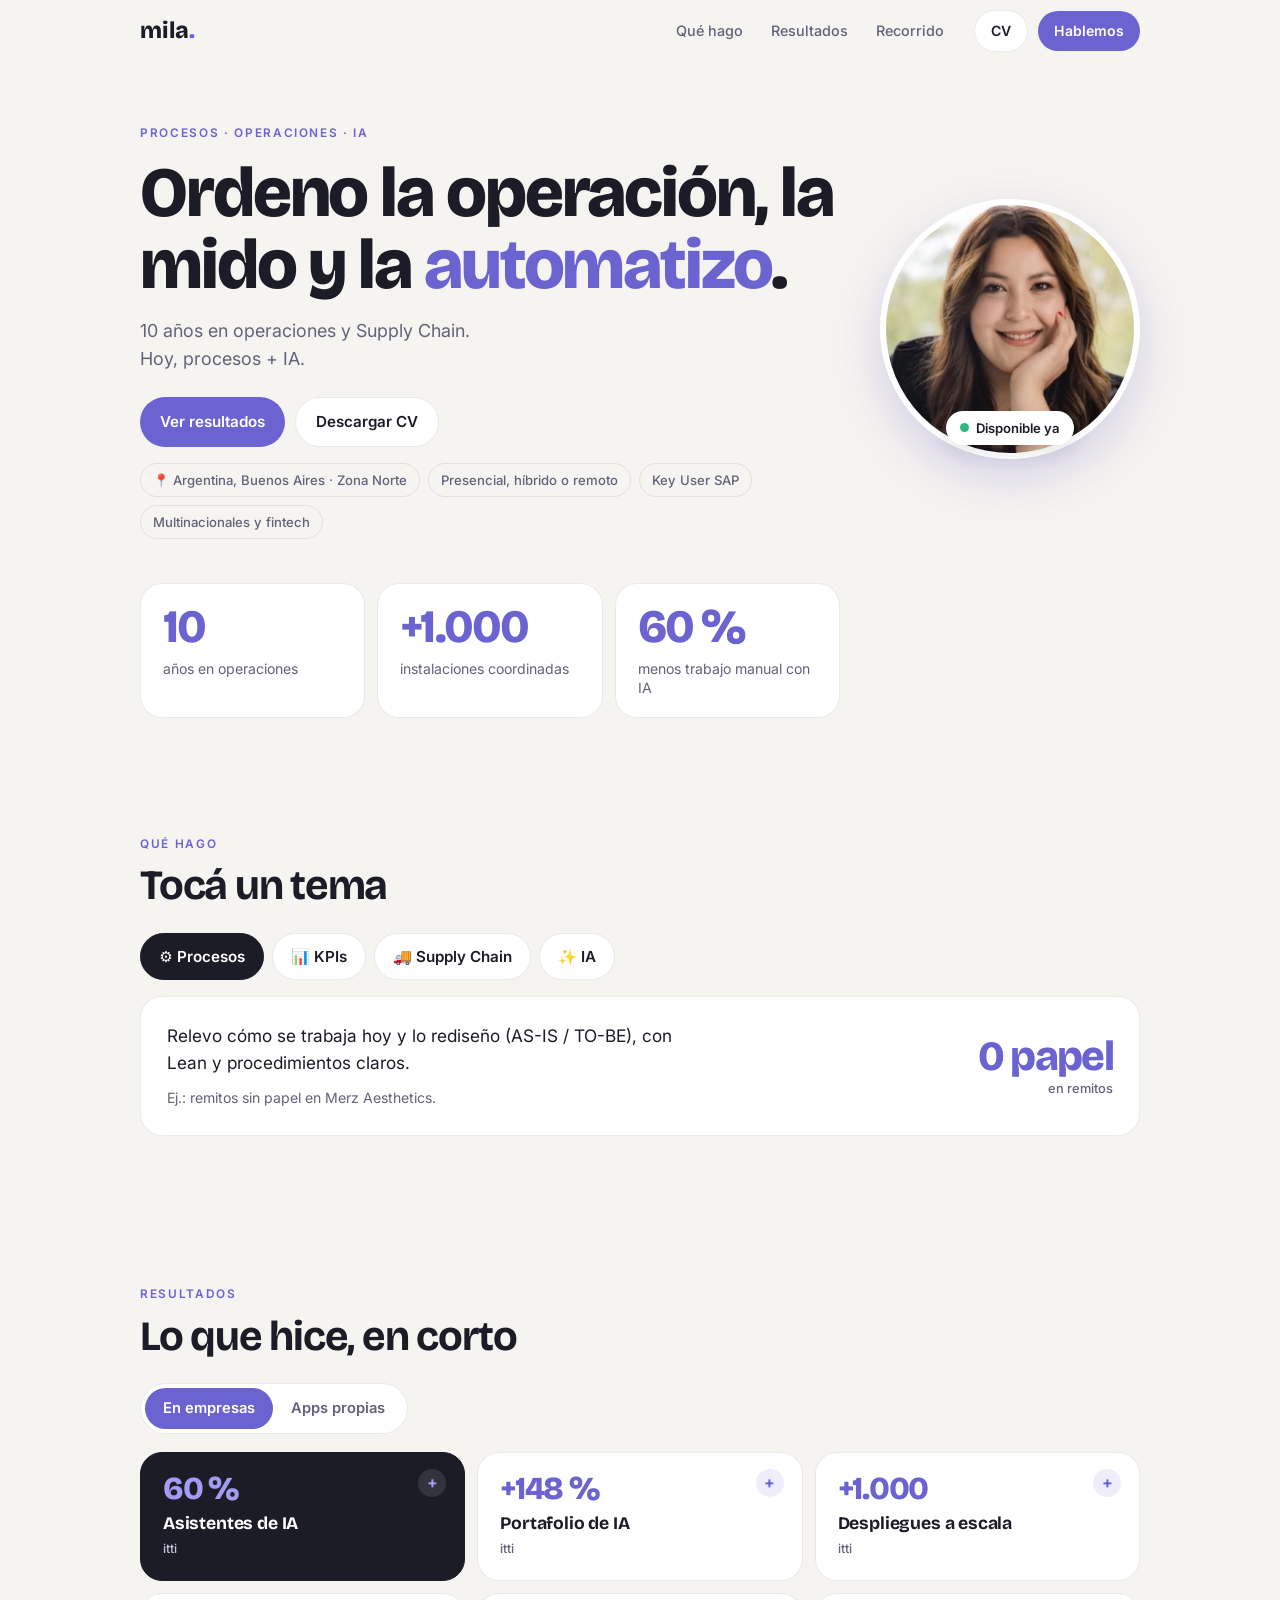
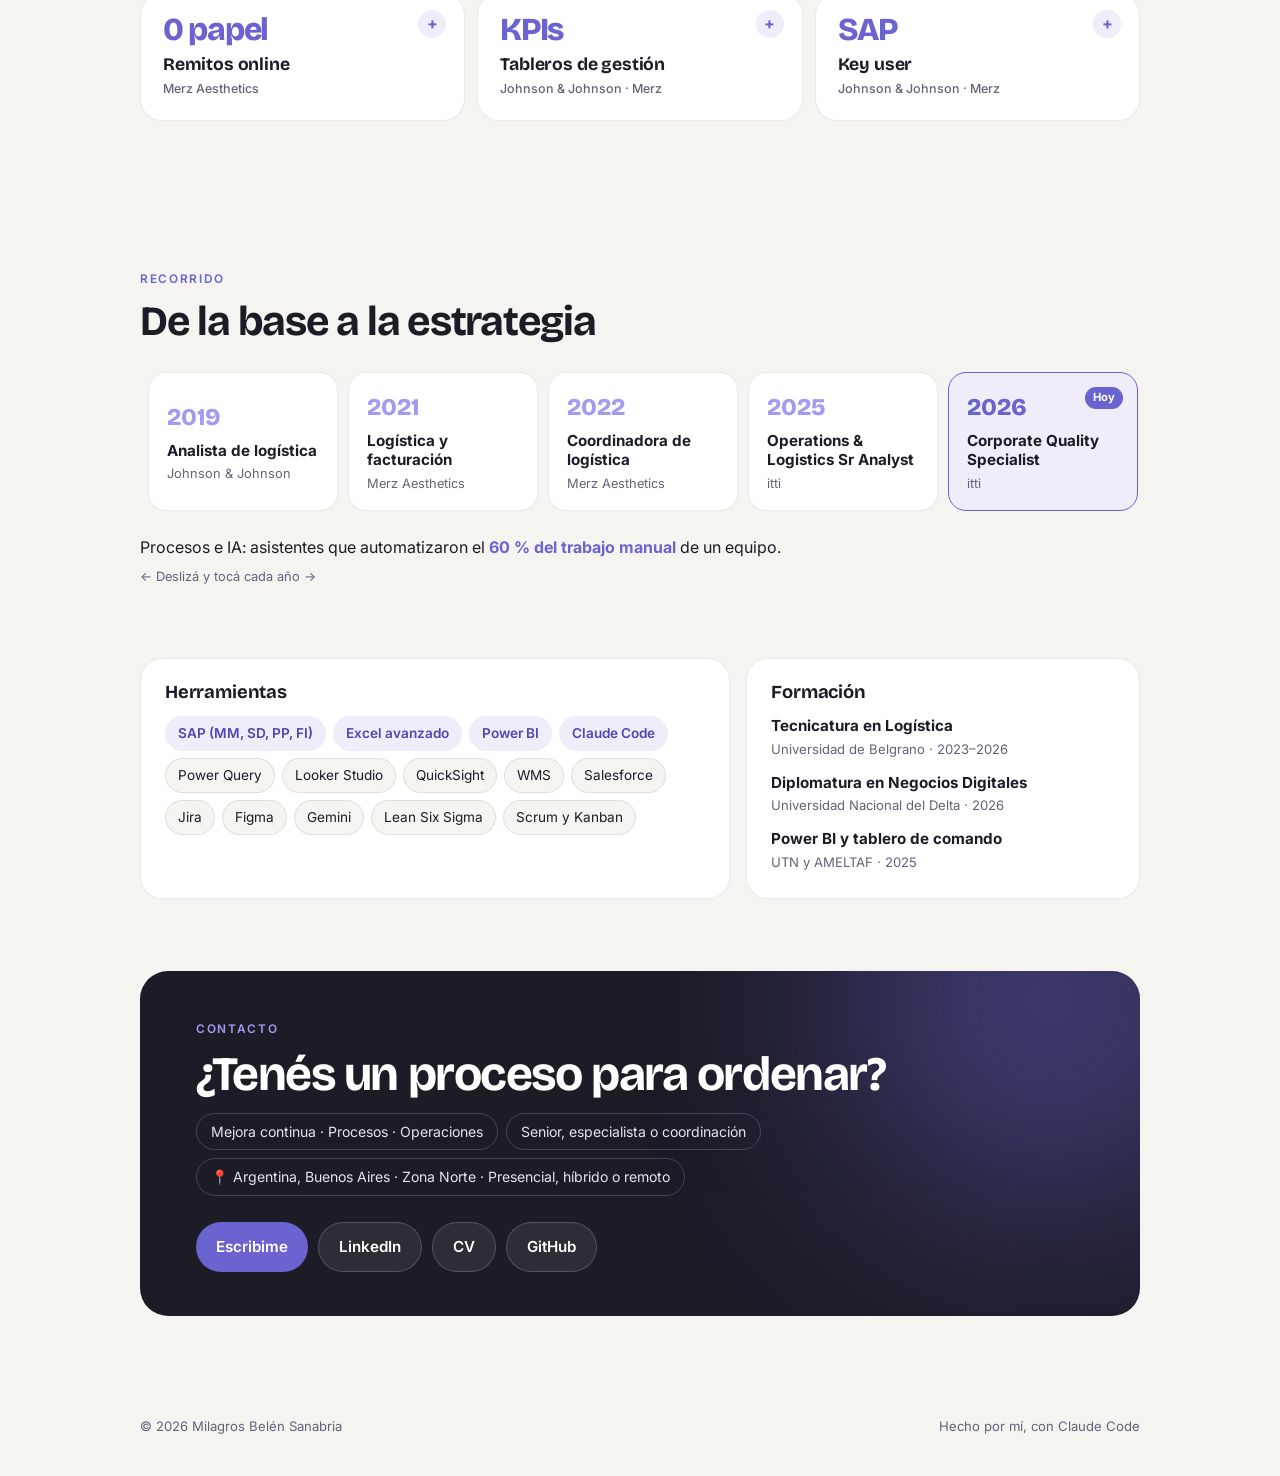
<file: index.html>
<!doctype html>
<html lang="es">
<head>
<meta charset="utf-8">
<meta name="viewport" content="width=device-width, initial-scale=1">
<title>Milagros Sanabria · Procesos, operaciones e IA</title>
<meta name="description" content="Milagros Sanabria: 10 años en operaciones, supply chain y mejora continua. Relevo procesos, los mido con KPIs y los automatizo con IA.">
<meta property="og:title" content="Milagros Sanabria · Procesos, operaciones e IA">
<meta property="og:description" content="10 años en operaciones, supply chain y mejora continua, en Johnson & Johnson, Merz Aesthetics e itti.">
<meta property="og:image" content="https://mila-ops-ia.github.io/img/preview.png">
<meta property="og:image:width" content="1200">
<meta property="og:image:height" content="630">
<meta property="og:url" content="https://mila-ops-ia.github.io/">
<meta property="og:type" content="website">
<meta name="twitter:card" content="summary_large_image">
<link rel="icon" href="data:image/svg+xml,%3Csvg xmlns='http://www.w3.org/2000/svg' viewBox='0 0 64 64'%3E%3Crect width='64' height='64' rx='18' fill='%236b63d0'/%3E%3Ctext x='32' y='44' font-family='Arial' font-weight='800' font-size='34' text-anchor='middle' fill='white'%3Em%3C/text%3E%3C/svg%3E">
<link rel="preconnect" href="https://fonts.googleapis.com">
<link rel="preconnect" href="https://fonts.gstatic.com" crossorigin>
<link href="https://fonts.googleapis.com/css2?family=Bricolage+Grotesque:opsz,wght@12..96,700;12..96,800&family=Inter:wght@400;500;600&display=swap" rel="stylesheet">
<style>
  :root{
    --fondo:#f6f4f0; --blanco:#fff; --tinta:#1c1c27; --gris:#62627a; --linea:rgba(28,28,39,.09);
    --violeta:#6b63d0; --violeta-osc:#4f47b3; --lila:#a29bf2; --lila-suave:#eeedf9;
    --display:"Bricolage Grotesque",Inter,system-ui,sans-serif; --texto:Inter,system-ui,-apple-system,sans-serif;
    --r:22px;
  }
  *{box-sizing:border-box;margin:0;padding:0}
  html{scroll-behavior:smooth}
  body{background:var(--fondo);color:var(--tinta);font-family:var(--texto);font-size:16px;line-height:1.55;-webkit-font-smoothing:antialiased}
  a{color:inherit}
  img{max-width:100%;display:block}
  .ancho{max-width:1040px;margin:0 auto;padding:0 20px}
  h1,h2,h3{font-family:var(--display);letter-spacing:-.03em;line-height:1.02}
  .eti{font-size:.74rem;font-weight:600;letter-spacing:.14em;text-transform:uppercase;color:var(--violeta)}
  section{padding:72px 0}
  section h2{font-size:clamp(1.9rem,4.4vw,2.6rem);margin:10px 0 26px}
  button{font:inherit;cursor:pointer;border:0;background:none;color:inherit}
  :focus-visible{outline:3px solid var(--lila);outline-offset:3px;border-radius:10px}

  /* barra */
  .barra{position:sticky;top:0;z-index:20;background:rgba(246,244,240,.85);backdrop-filter:blur(12px);-webkit-backdrop-filter:blur(12px);border-bottom:1px solid transparent;transition:border-color .2s}
  .barra.sombra{border-color:var(--linea)}
  .barra .ancho{display:flex;align-items:center;gap:10px;height:62px}
  .marca{font-family:var(--display);font-weight:800;font-size:1.45rem;text-decoration:none;margin-right:auto}
  .marca span{color:var(--violeta)}
  .barra nav{display:flex;gap:4px;margin-right:8px}
  .barra nav a{text-decoration:none;font-size:.9rem;font-weight:500;color:var(--gris);padding:8px 12px;border-radius:999px}
  .barra nav a:hover{background:var(--blanco);color:var(--tinta)}
  .btn{display:inline-flex;align-items:center;gap:8px;text-decoration:none;font-weight:600;font-size:.95rem;padding:12px 20px;border-radius:999px;transition:transform .15s,background .15s}
  .btn:hover{transform:translateY(-1px)}
  .btn-v{background:var(--violeta);color:#fff}
  .btn-v:hover{background:var(--violeta-osc)}
  .btn-b{background:var(--blanco);border:1px solid var(--linea)}
  .btn-s{padding:9px 16px;font-size:.88rem}

  /* inicio */
  .inicio{padding:56px 0 40px}
  .inicio .ancho{display:grid;grid-template-columns:minmax(0,1fr) 260px;gap:40px;align-items:center}
  .inicio h1{font-size:clamp(2.5rem,7vw,4.4rem);font-weight:800;margin:14px 0 16px}
  .inicio h1 em{font-style:normal;color:var(--violeta)}
  .bajada{font-size:1.12rem;color:var(--gris);max-width:30ch}
  .acciones{display:flex;gap:10px;flex-wrap:wrap;margin-top:24px}
  .foto{position:relative;justify-self:center}
  .foto img{width:260px;height:260px;border-radius:50%;object-fit:cover;border:6px solid var(--blanco);box-shadow:0 18px 50px rgba(107,99,208,.25)}
  .estado{position:absolute;bottom:14px;left:50%;transform:translateX(-50%);background:var(--blanco);border-radius:999px;padding:7px 14px;font-size:.82rem;font-weight:600;white-space:nowrap;box-shadow:0 6px 20px rgba(28,28,39,.12);display:flex;align-items:center;gap:7px}
  .estado i{width:9px;height:9px;border-radius:50%;background:#2fb67c;box-shadow:0 0 0 0 rgba(47,182,124,.6);animation:latido 2s infinite}
  @keyframes latido{70%{box-shadow:0 0 0 8px rgba(47,182,124,0)}100%{box-shadow:0 0 0 0 rgba(47,182,124,0)}}
  .cifras{display:grid;grid-template-columns:repeat(3,1fr);gap:12px;margin-top:44px}
  .cifra{background:var(--blanco);border:1px solid var(--linea);border-radius:var(--r);padding:20px 22px}
  .cifra b{display:block;font-family:var(--display);font-weight:800;font-size:clamp(2rem,5vw,2.9rem);letter-spacing:-.04em;color:var(--violeta);line-height:1}
  .cifra span{display:block;font-size:.88rem;color:var(--gris);margin-top:8px;line-height:1.35}
  .sellos{display:flex;flex-wrap:wrap;gap:8px;margin-top:16px}
  .sello{font-size:.82rem;font-weight:500;color:var(--gris);background:transparent;border:1px solid var(--linea);border-radius:999px;padding:6px 12px}

  /* qué hago */
  .opciones{display:flex;flex-wrap:wrap;gap:8px}
  .op{padding:11px 18px;border-radius:999px;background:var(--blanco);border:1px solid var(--linea);font-weight:600;font-size:.95rem;transition:background .15s,color .15s}
  .op[aria-selected="true"]{background:var(--tinta);color:#fff;border-color:var(--tinta)}
  .panel{margin-top:16px;background:var(--blanco);border:1px solid var(--linea);border-radius:var(--r);padding:26px;display:grid;grid-template-columns:minmax(0,1fr) auto;gap:24px;align-items:center;animation:entra .3s ease}
  .panel p{font-size:1.08rem;max-width:46ch}
  .panel .ej{display:block;font-size:.88rem;color:var(--gris);margin-top:10px}
  .panel .num{font-family:var(--display);font-weight:800;font-size:2.6rem;color:var(--violeta);letter-spacing:-.04em;text-align:right;line-height:1}
  .panel .num small{display:block;font-family:var(--texto);font-weight:500;font-size:.8rem;color:var(--gris);letter-spacing:0;margin-top:6px}
  @keyframes entra{from{opacity:0;transform:translateY(6px)}to{opacity:1;transform:none}}

  /* resultados */
  .pestanas{display:inline-flex;background:var(--blanco);border:1px solid var(--linea);border-radius:999px;padding:4px;margin-bottom:18px}
  .pest{padding:9px 18px;border-radius:999px;font-weight:600;font-size:.92rem;color:var(--gris)}
  .pest[aria-selected="true"]{background:var(--violeta);color:#fff}
  .tarjetas{display:grid;grid-template-columns:repeat(3,minmax(0,1fr));gap:12px}
  .tarjetas[hidden]{display:none}
  #r-apps{grid-template-columns:repeat(2,minmax(0,1fr))}
  .t{background:var(--blanco);border:1px solid var(--linea);border-radius:var(--r);overflow:hidden;display:flex;flex-direction:column}
  .t summary{list-style:none;cursor:pointer;padding:20px 22px;flex:1;position:relative}
  .t summary::-webkit-details-marker{display:none}
  .t summary::after{content:"+";position:absolute;top:16px;right:18px;width:28px;height:28px;border-radius:50%;background:var(--lila-suave);color:var(--violeta);font-weight:700;display:grid;place-items:center;transition:transform .2s}
  .t[open] summary::after{transform:rotate(45deg)}
  .t .n{font-family:var(--display);font-weight:800;font-size:2rem;color:var(--violeta);letter-spacing:-.04em;line-height:1}
  .t h3{font-size:1.1rem;margin:10px 0 2px;letter-spacing:-.01em}
  .t .donde{font-size:.78rem;color:var(--gris);font-weight:500}
  .t .mas{padding:0 22px 20px;font-size:.92rem;color:var(--gris)}
  .t.oscura{background:var(--tinta);color:#fff;border-color:var(--tinta)}
  .t.oscura .n{color:var(--lila)}
  .t.oscura .donde,.t.oscura .mas{color:#c6c5d6}
  .t.oscura summary::after{background:rgba(255,255,255,.1);color:var(--lila)}
  .app{background:var(--blanco);border:1px solid var(--linea);border-radius:var(--r);overflow:hidden;text-decoration:none;display:flex;flex-direction:column;transition:transform .2s,box-shadow .2s}
  .app:hover{transform:translateY(-3px);box-shadow:0 14px 30px rgba(28,28,39,.1)}
  .app img{width:100%;height:auto;aspect-ratio:16/10;object-fit:cover;object-position:top;border-bottom:1px solid var(--linea)}
  .app div{padding:16px 20px 18px;flex:1;display:flex;flex-direction:column}
  .app .donde{font-size:.74rem;font-weight:600;letter-spacing:.08em;text-transform:uppercase;color:var(--gris)}
  .app h3{font-size:1.15rem;margin:6px 0 4px;letter-spacing:-.01em}
  .app p{font-size:.9rem;color:var(--gris);flex:1}
  .app .ir{margin-top:12px;font-weight:600;color:var(--violeta);font-size:.9rem}

  /* recorrido */
  .linea{display:flex;gap:10px;overflow-x:auto;scroll-snap-type:x mandatory;padding:4px 2px 18px;scrollbar-width:thin}
  .hito{flex:0 0 190px;scroll-snap-align:start;text-align:left;background:var(--blanco);border:1px solid var(--linea);border-radius:18px;padding:16px 18px;position:relative;transition:border-color .15s,background .15s}
  .hito .anio{font-family:var(--display);font-weight:800;font-size:1.5rem;color:var(--lila);letter-spacing:-.03em}
  .hito b{display:block;font-size:.95rem;line-height:1.3;margin-top:4px}
  .hito span{display:block;font-size:.8rem;color:var(--gris);margin-top:4px}
  .hito[aria-pressed="true"]{border-color:var(--violeta);background:var(--lila-suave)}
  .hito[aria-pressed="true"] .anio{color:var(--violeta)}
  .hito.hoy::before{content:"Hoy";position:absolute;top:14px;right:14px;font-size:.7rem;font-weight:700;color:#fff;background:var(--violeta);border-radius:999px;padding:2px 8px}
  .detalle{margin-top:6px;font-size:1rem;color:var(--tinta);min-height:1.6em}
  .detalle b{color:var(--violeta)}
  .pista{font-size:.8rem;color:var(--gris);margin-top:6px}

  /* herramientas */
  .dos{display:grid;grid-template-columns:1.2fr .8fr;gap:16px}
  .caja{background:var(--blanco);border:1px solid var(--linea);border-radius:var(--r);padding:24px}
  .caja h3{font-size:1.15rem;margin-bottom:14px;letter-spacing:-.01em}
  .chips{display:flex;flex-wrap:wrap;gap:7px}
  .chips span{font-size:.85rem;padding:6px 12px;border-radius:999px;background:var(--fondo);border:1px solid var(--linea)}
  .chips span.f{background:var(--lila-suave);border-color:transparent;color:var(--violeta-osc);font-weight:600}
  .forma{list-style:none;display:grid;gap:12px}
  .forma b{display:block;font-size:.95rem;line-height:1.3}
  .forma span{font-size:.82rem;color:var(--gris)}

  /* contacto */
  .contacto .caja-c{background:var(--tinta);color:#fff;border-radius:28px;padding:44px clamp(24px,5vw,56px);position:relative;overflow:hidden}
  .contacto .caja-c::before{content:"";position:absolute;width:420px;height:420px;border-radius:50%;background:var(--violeta);filter:blur(110px);opacity:.45;top:-180px;right:-120px}
  .contacto .caja-c>*{position:relative}
  .contacto h2{margin:10px 0 14px;font-size:clamp(2rem,5vw,3rem)}
  .contacto .eti{color:var(--lila)}
  .busco{display:flex;flex-wrap:wrap;gap:8px;margin:6px 0 26px}
  .busco span{font-size:.88rem;border:1px solid rgba(255,255,255,.18);border-radius:999px;padding:7px 14px;color:#e4e3f0}
  .contacto .btn-b{background:rgba(255,255,255,.08);border-color:rgba(255,255,255,.18);color:#fff}
  footer{padding:28px 0 40px;font-size:.82rem;color:var(--gris)}
  footer .ancho{display:flex;justify-content:space-between;gap:12px;flex-wrap:wrap}

  /* aparece al bajar */
  .ap{opacity:0;transform:translateY(14px);transition:opacity .5s ease,transform .5s ease}
  .ap.ver{opacity:1;transform:none}

  @media (max-width:860px){
    .barra nav{display:none}
    .inicio .ancho{grid-template-columns:1fr;gap:26px}
    .foto{order:-1;justify-self:start}
    .foto img{width:150px;height:150px;border-width:4px}
    .estado{left:auto;right:-40px;transform:none;bottom:6px}
    .tarjetas,.dos,#r-apps{grid-template-columns:1fr}
    .panel{grid-template-columns:1fr}
    .panel .num{text-align:left}
  }
  @media (max-width:520px){
    section{padding:56px 0}
    .cifras{grid-template-columns:1fr 1fr}
    .cifras .cifra:first-child{grid-column:span 2}
    .barra .btn-b{display:none}
  }
  @media (prefers-reduced-motion:reduce){
    *{animation:none!important;transition:none!important}
    .ap{opacity:1;transform:none}
    html{scroll-behavior:auto}
  }
</style>
</head>
<body>

<header class="barra" id="barra">
  <div class="ancho">
    <a class="marca" href="#inicio">mila<span>.</span></a>
    <nav aria-label="Secciones">
      <a href="#que-hago">Qué hago</a>
      <a href="#resultados">Resultados</a>
      <a href="#recorrido">Recorrido</a>
    </nav>
    <a class="btn btn-b btn-s" href="cv-milagros-sanabria.pdf" download>CV</a>
    <a class="btn btn-v btn-s" href="#contacto">Hablemos</a>
  </div>
</header>

<main>
  <section class="inicio" id="inicio">
    <div class="ancho">
      <div>
        <span class="eti">Procesos · Operaciones · IA</span>
        <h1>Ordeno la operación, la mido y la <em>automatizo</em>.</h1>
        <p class="bajada">10 años en operaciones y Supply Chain. Hoy, procesos + IA.</p>
        <div class="acciones">
          <a class="btn btn-v" href="#resultados">Ver resultados</a>
          <a class="btn btn-b" href="cv-milagros-sanabria.pdf" download>Descargar CV</a>
        </div>
        <div class="sellos"><span class="sello">📍 Argentina, Buenos Aires · Zona Norte</span><span class="sello">Presencial, híbrido o remoto</span><span class="sello">Key User SAP</span><span class="sello">Multinacionales y fintech</span></div>
      </div>
      <div class="foto">
        <img src="img/mila.jpg" alt="Milagros Sanabria sonriendo" width="640" height="640">
        <span class="estado"><i></i>Disponible ya</span>
      </div>
    </div>
    <div class="ancho">
      <div class="cifras">
        <div class="cifra"><b data-contar="10">10</b><span>años en operaciones</span></div>
        <div class="cifra"><b data-contar="1000" data-pre="+">+1.000</b><span>instalaciones coordinadas</span></div>
        <div class="cifra"><b data-contar="60" data-suf=" %">60 %</b><span>menos trabajo manual con IA</span></div>
      </div>
    </div>
  </section>

  <section id="que-hago">
    <div class="ancho ap">
      <span class="eti">Qué hago</span>
      <h2>Tocá un tema</h2>
      <div class="opciones" role="tablist" aria-label="Qué hago">
        <button class="op" role="tab" aria-selected="true" data-i="0">⚙️ Procesos</button>
        <button class="op" role="tab" aria-selected="false" data-i="1">📊 KPIs</button>
        <button class="op" role="tab" aria-selected="false" data-i="2">🚚 Supply Chain</button>
        <button class="op" role="tab" aria-selected="false" data-i="3">✨ IA</button>
      </div>
      <div class="panel" id="panel" role="tabpanel" aria-live="polite"></div>
    </div>
  </section>

  <section id="resultados">
    <div class="ancho ap">
      <span class="eti">Resultados</span>
      <h2>Lo que hice, en corto</h2>
      <div class="pestanas" role="tablist" aria-label="Resultados">
        <button class="pest" role="tab" aria-selected="true" aria-controls="r-empresas" id="p-empresas">En empresas</button>
        <button class="pest" role="tab" aria-selected="false" aria-controls="r-apps" id="p-apps">Apps propias</button>
      </div>

      <div class="tarjetas" id="r-empresas" role="tabpanel" aria-labelledby="p-empresas">
        <details class="t oscura"><summary><div class="n">60 %</div><h3>Asistentes de IA</h3><span class="donde">itti</span></summary><p class="mas">Por iniciativa propia, asistentes con Gemini que estandarizaron tareas y automatizaron el 60 % del trabajo manual de 20 personas (~2.000 h por mes).</p></details>
        <details class="t"><summary><div class="n">+148 %</div><h3>Portafolio de IA</h3><span class="donde">itti</span></summary><p class="mas">Business cases de 3 soluciones de IA (chatbot, agente de documentación y gestión documental): +148 % de capacidad operativa proyectada con la misma dotación. El chatbot reduce un 94 % el tiempo de búsqueda de información.</p></details>
        <details class="t"><summary><div class="n">+1.000</div><h3>Despliegues a escala</h3><span class="donde">itti</span></summary><p class="mas">Logística end-to-end de más de 1.000 instalaciones y más de 50 sucursales en 12 meses, con la meta anual superada.</p></details>
        <details class="t"><summary><div class="n">0 papel</div><h3>Remitos online</h3><span class="donde">Merz Aesthetics</span></summary><p class="mas">Remitos sin papel y despachos más rápidos. Referente funcional en la implementación de SAP.</p></details>
        <details class="t"><summary><div class="n">KPIs</div><h3>Tableros de gestión</h3><span class="donde">Johnson &amp; Johnson · Merz</span></summary><p class="mas">Controles internos y tableros en Power BI, Excel y SAP para seguir al operador logístico y presentar a gerencia.</p></details>
        <details class="t"><summary><div class="n">SAP</div><h3>Key user</h3><span class="donde">Johnson &amp; Johnson · Merz</span></summary><p class="mas">Key user en el depósito de J&amp;J y referente funcional en la implementación de SAP en Merz.</p></details>
      </div>

      <div class="tarjetas" id="r-apps" role="tabpanel" aria-labelledby="p-apps" hidden>
        <a class="app" href="https://mila-ops-ia.github.io/servicios/demo-cartera/" target="_blank" rel="noopener"><img src="img/demo-cartera.jpg" alt="Tablero de Cartera" loading="lazy" width="960" height="600"><div><span class="donde">En uso</span><h3>Cartera</h3><p>Préstamos y cobranzas, con tablero de mora y rentabilidad.</p><span class="ir">Probar demo →</span></div></a>
        <a class="app" href="https://mila-ops-ia.github.io/servicios/demo-reparto/" target="_blank" rel="noopener"><img src="img/demo-reparto.jpg" alt="Inicio de Reparto" loading="lazy" width="960" height="600"><div><span class="donde">En uso</span><h3>Reparto</h3><p>Cuánto queda limpio por hora y por paquete.</p><span class="ir">Probar demo →</span></div></a>
        <a class="app" href="https://mila-ops-ia.github.io/soytigreya/" target="_blank" rel="noopener"><img src="img/demo-tigre.jpg" alt="Entrada de SoyTigreYa" loading="lazy" width="960" height="600"><div><span class="donde">Prototipo · Diplomatura</span><h3>SoyTigreYa</h3><p>Super-app municipal: beneficios, comercios y trámites.</p><span class="ir">Probar demo →</span></div></a>
        <a class="app" href="https://github.com/mila-ops-ia/forecast-consumo-indec" target="_blank" rel="noopener"><img src="img/demo-forecast.jpg" alt="Consultas SQL del forecast de consumo" loading="lazy" width="960" height="600"><div><span class="donde">Datos públicos · SQL</span><h3>Forecast de consumo</h3><p>Cómo viene el consumo en supermercados, por provincia, con datos del INDEC.</p><span class="ir">Ver el proyecto →</span></div></a>
        <a class="app" href="https://github.com/mila-ops-ia/pagos-digitales-ar" target="_blank" rel="noopener"><img src="img/demo-pagos.jpg" alt="Gráfico de transferencias contra extracciones en cajeros" loading="lazy" width="960" height="600"><div><span class="donde">Datos públicos · Python</span><h3>Del cajero a la billetera</h3><p>Cómo las billeteras y el QR reemplazaron al efectivo, con datos del BCRA.</p><span class="ir">Ver el proyecto →</span></div></a>
        <a class="app" href="https://github.com/mila-ops-ia/busqueda-laboral" target="_blank" rel="noopener" style="grid-column:1/-1"><div><span class="donde">Corre cada día</span><h3>🔎 Búsqueda laboral automática</h3><p>Busca avisos en LinkedIn, los puntúa según mi perfil y los carga en un Google Sheet.</p><span class="ir">Ver en GitHub →</span></div></a>
        <a class="app" href="mi-camino/" target="_blank" rel="noopener" style="grid-column:1/-1"><div><span class="donde">Capítulo</span><h3>🧭 Mi camino de búsqueda con Claude</h3><p>Mis publicaciones, videos y la guía completa con mis 10 prompts clave.</p><span class="ir">Entrar →</span></div></a>
      </div>
    </div>
  </section>

  <section id="recorrido">
    <div class="ancho ap">
      <span class="eti">Recorrido</span>
      <h2>De la base a la estrategia</h2>
      <div class="linea" id="linea">
        <button class="hito" aria-pressed="false" data-d="Empecé atendiendo clientes: ahí aprendí cómo impacta cada falla de la operación."><div class="anio">2016</div><b>Atención al cliente</b><span>Johnson &amp; Johnson</span></button>
        <button class="hito" aria-pressed="false" data-d="Depósito e inventario, como <b>key user de SAP</b>."><div class="anio">2017</div><b>Depósito e inventario</b><span>Johnson &amp; Johnson</span></button>
        <button class="hito" aria-pressed="false" data-d="Analista de logística: controles y <b>tableros</b> para seguir al operador logístico."><div class="anio">2019</div><b>Analista de logística</b><span>Johnson &amp; Johnson</span></button>
        <button class="hito" aria-pressed="false" data-d="Logística y facturación, referente en la <b>implementación de SAP</b> y remitos sin papel."><div class="anio">2021</div><b>Logística y facturación</b><span>Merz Aesthetics</span></button>
        <button class="hito" aria-pressed="false" data-d="Coordiné la <b>distribución nacional</b> con equipo a cargo."><div class="anio">2022</div><b>Coordinadora de logística</b><span>Merz Aesthetics</span></button>
        <button class="hito" aria-pressed="false" data-d="Despliegues a escala: <b>+1.000 instalaciones</b> y +50 sucursales en 12 meses."><div class="anio">2025</div><b>Operations &amp; Logistics Sr Analyst</b><span>itti</span></button>
        <button class="hito hoy" aria-pressed="true" data-d="Procesos e IA: asistentes que automatizaron el <b>60 % del trabajo manual</b> de un equipo."><div class="anio">2026</div><b>Corporate Quality Specialist</b><span>itti</span></button>
      </div>
      <p class="detalle" id="detalle" aria-live="polite"></p>
      <p class="pista">← Deslizá y tocá cada año →</p>
    </div>
  </section>

  <section id="herramientas" style="padding-top:0">
    <div class="ancho dos ap">
      <div class="caja">
        <h3>Herramientas</h3>
        <div class="chips">
          <span class="f">SAP (MM, SD, PP, FI)</span><span class="f">Excel avanzado</span><span class="f">Power BI</span><span class="f">Claude Code</span>
          <span>Power Query</span><span>Looker Studio</span><span>QuickSight</span><span>WMS</span><span>Salesforce</span><span>Jira</span><span>Figma</span><span>Gemini</span><span>Lean Six Sigma</span><span>Scrum y Kanban</span>
        </div>
      </div>
      <div class="caja">
        <h3>Formación</h3>
        <ul class="forma">
          <li><b>Tecnicatura en Logística</b><span>Universidad de Belgrano · 2023–2026</span></li>
          <li><b>Diplomatura en Negocios Digitales</b><span>Universidad Nacional del Delta · 2026</span></li>
          <li><b>Power BI y tablero de comando</b><span>UTN y AMELTAF · 2025</span></li>
        </ul>
      </div>
    </div>
  </section>

  <section class="contacto" id="contacto" style="padding-top:0">
    <div class="ancho ap">
      <div class="caja-c">
        <span class="eti">Contacto</span>
        <h2>¿Tenés un proceso para ordenar?</h2>
        <div class="busco">
          <span>Mejora continua · Procesos · Operaciones</span>
          <span>Senior, especialista o coordinación</span>
          <span>📍 Argentina, Buenos Aires · Zona Norte · Presencial, híbrido o remoto</span>
        </div>
        <div class="acciones">
          <a class="btn btn-v" href="mailto:milagrosbelensanabria@gmail.com">Escribime</a>
          <a class="btn btn-b" href="https://www.linkedin.com/in/milagros-sanabria/" target="_blank" rel="noopener">LinkedIn</a>
          <a class="btn btn-b" href="cv-milagros-sanabria.pdf" download>CV</a>
          <a class="btn btn-b" href="https://github.com/mila-ops-ia" target="_blank" rel="noopener">GitHub</a>
        </div>
      </div>
    </div>
  </section>
</main>

<footer><div class="ancho"><span>© 2026 Milagros Belén Sanabria</span><span>Hecho por mí, con Claude Code</span></div></footer>

<script>
  // Qué hago: un tema a la vez
  const temas = [
    {t:"Relevo cómo se trabaja hoy y lo rediseño (AS-IS / TO-BE), con Lean y procedimientos claros.", e:"Ej.: remitos sin papel en Merz Aesthetics.", n:"0 papel", s:"en remitos"},
    {t:"Defino indicadores desde cero, aunque no haya historial, y armo tableros para decidir con datos.", e:"Power BI, Looker Studio y QuickSight.", n:"KPIs", s:"desde cero"},
    {t:"Abastecimiento, inventario, distribución nacional y operadores 3PL/4PL.", e:"Ej.: despliegues de itti en 12 meses.", n:"+1.000", s:"instalaciones"},
    {t:"Asistentes, chatbots y apps propias con Claude Code. Primero entiendo el proceso, después lo automatizo.", e:"Ej.: asistentes con Gemini para un equipo de 20 personas.", n:"60 %", s:"menos trabajo manual"}
  ];
  const panel = document.getElementById("panel");
  const ops = [...document.querySelectorAll(".op")];
  function mostrar(i){
    ops.forEach((b,j)=>b.setAttribute("aria-selected", j===i));
    const x = temas[i];
    panel.style.animation="none"; panel.offsetHeight; panel.style.animation="";
    panel.innerHTML = `<div><p>${x.t}</p><span class="ej">${x.e}</span></div><div class="num">${x.n}<small>${x.s}</small></div>`;
  }
  ops.forEach((b,i)=>b.addEventListener("click",()=>mostrar(i)));
  mostrar(0);

  // Resultados: pestañas
  const pests = [...document.querySelectorAll(".pest")];
  pests.forEach(p=>p.addEventListener("click",()=>{
    pests.forEach(q=>{ const on = q===p; q.setAttribute("aria-selected", on); document.getElementById(q.getAttribute("aria-controls")).hidden = !on; });
  }));

  // Recorrido
  const hitos = [...document.querySelectorAll(".hito")];
  const detalle = document.getElementById("detalle");
  function elegir(h){ hitos.forEach(x=>x.setAttribute("aria-pressed", x===h)); detalle.innerHTML = h.dataset.d; }
  hitos.forEach(h=>h.addEventListener("click",()=>elegir(h)));
  elegir(hitos[hitos.length-1]);
  const linea = document.getElementById("linea");
  linea.scrollLeft = linea.scrollWidth;

  // Barra con borde al bajar
  const barra = document.getElementById("barra");
  addEventListener("scroll",()=>barra.classList.toggle("sombra", scrollY>8), {passive:true});

  // Aparecer y contar
  const quieto = matchMedia("(prefers-reduced-motion: reduce)").matches;
  const fmt = n => n.toLocaleString("es-AR");
  function contar(el){
    const fin = +el.dataset.contar, pre = el.dataset.pre||"", suf = el.dataset.suf||"";
    if (quieto) return;
    const t0 = performance.now(), dur = 1200;
    (function paso(t){ const k = Math.min(1,(t-t0)/dur), v = Math.round(fin*(1-Math.pow(1-k,3))); el.textContent = pre+fmt(v)+suf; if(k<1) requestAnimationFrame(paso); })(t0);
  }
  if ("IntersectionObserver" in window){
    const io = new IntersectionObserver(es=>es.forEach(e=>{ if(e.isIntersecting){ e.target.classList.add("ver"); io.unobserve(e.target); } }), {threshold:.12});
    document.querySelectorAll(".ap").forEach(el=>io.observe(el));
    const ic = new IntersectionObserver(es=>es.forEach(e=>{ if(e.isIntersecting){ contar(e.target); ic.unobserve(e.target); } }), {threshold:.6});
    document.querySelectorAll("[data-contar]").forEach(el=>ic.observe(el));
  } else document.querySelectorAll(".ap").forEach(el=>el.classList.add("ver"));
</script>
</body>
</html>
</file>
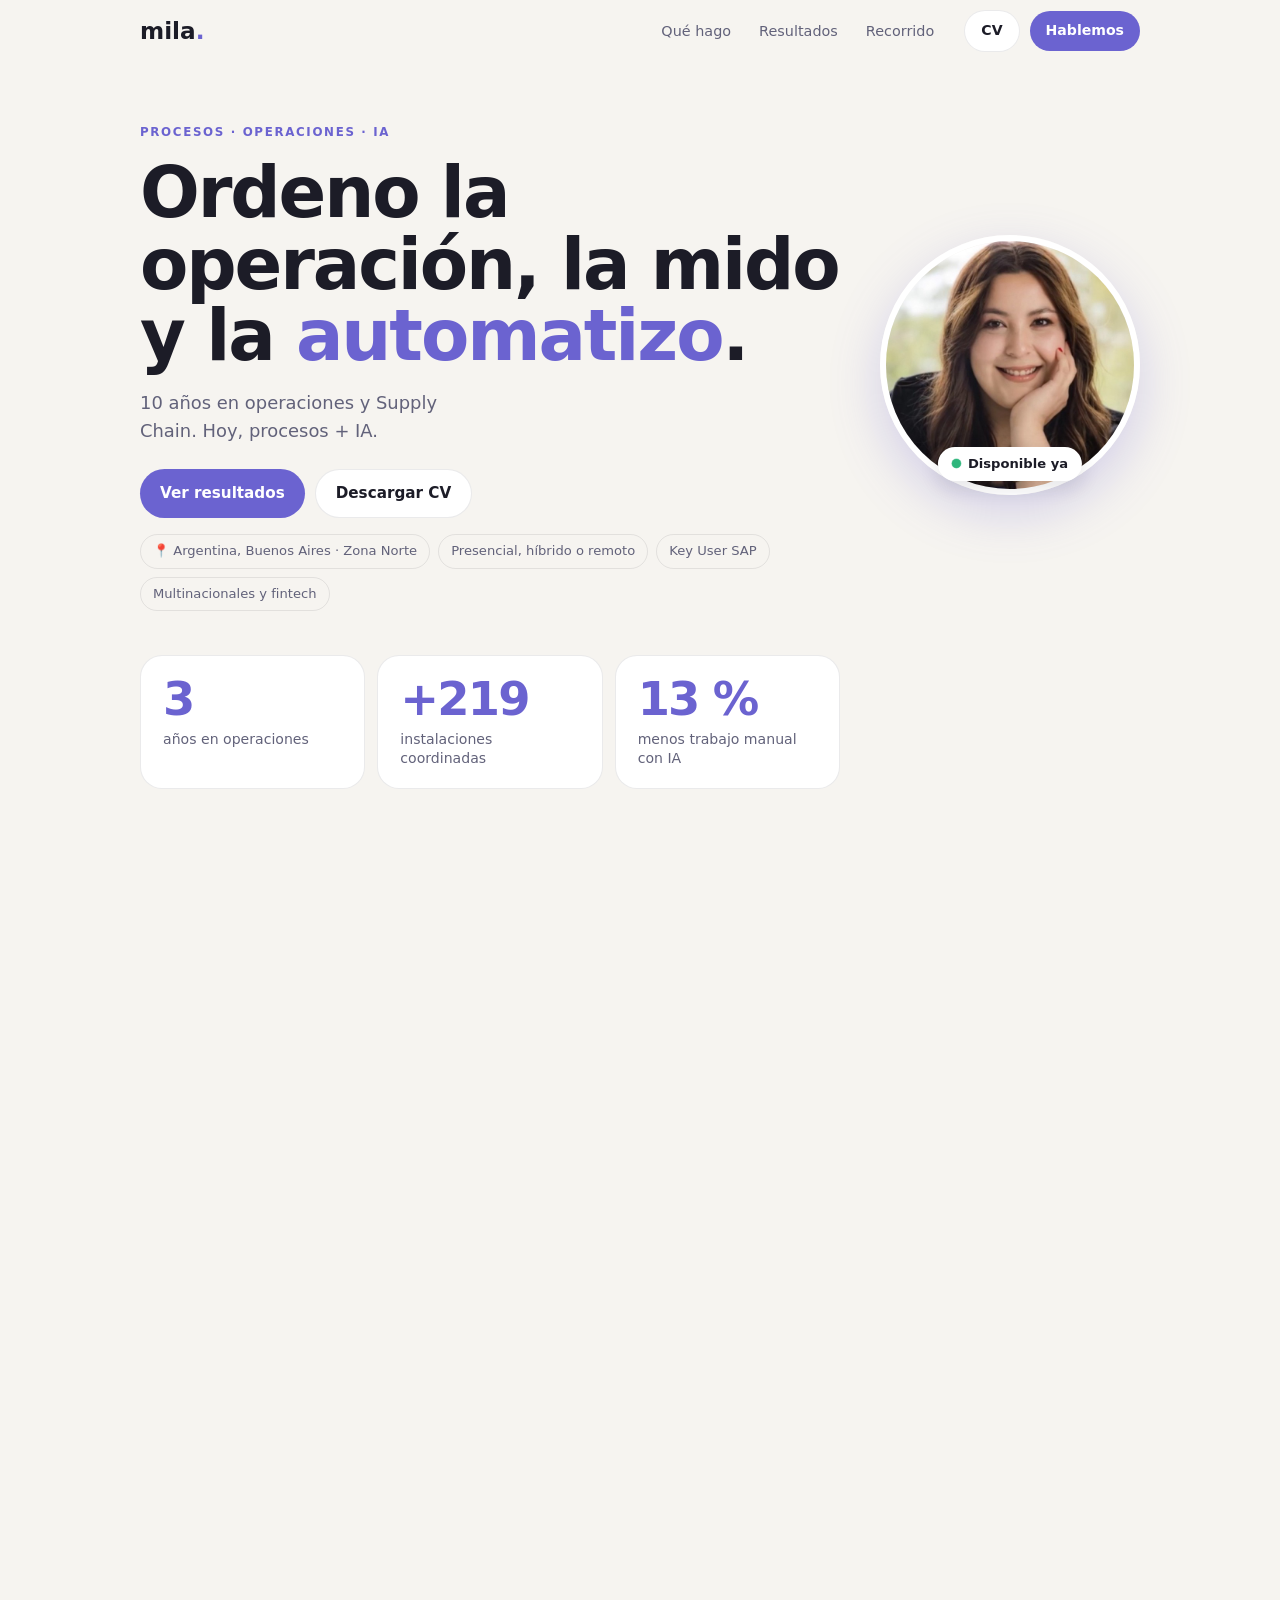
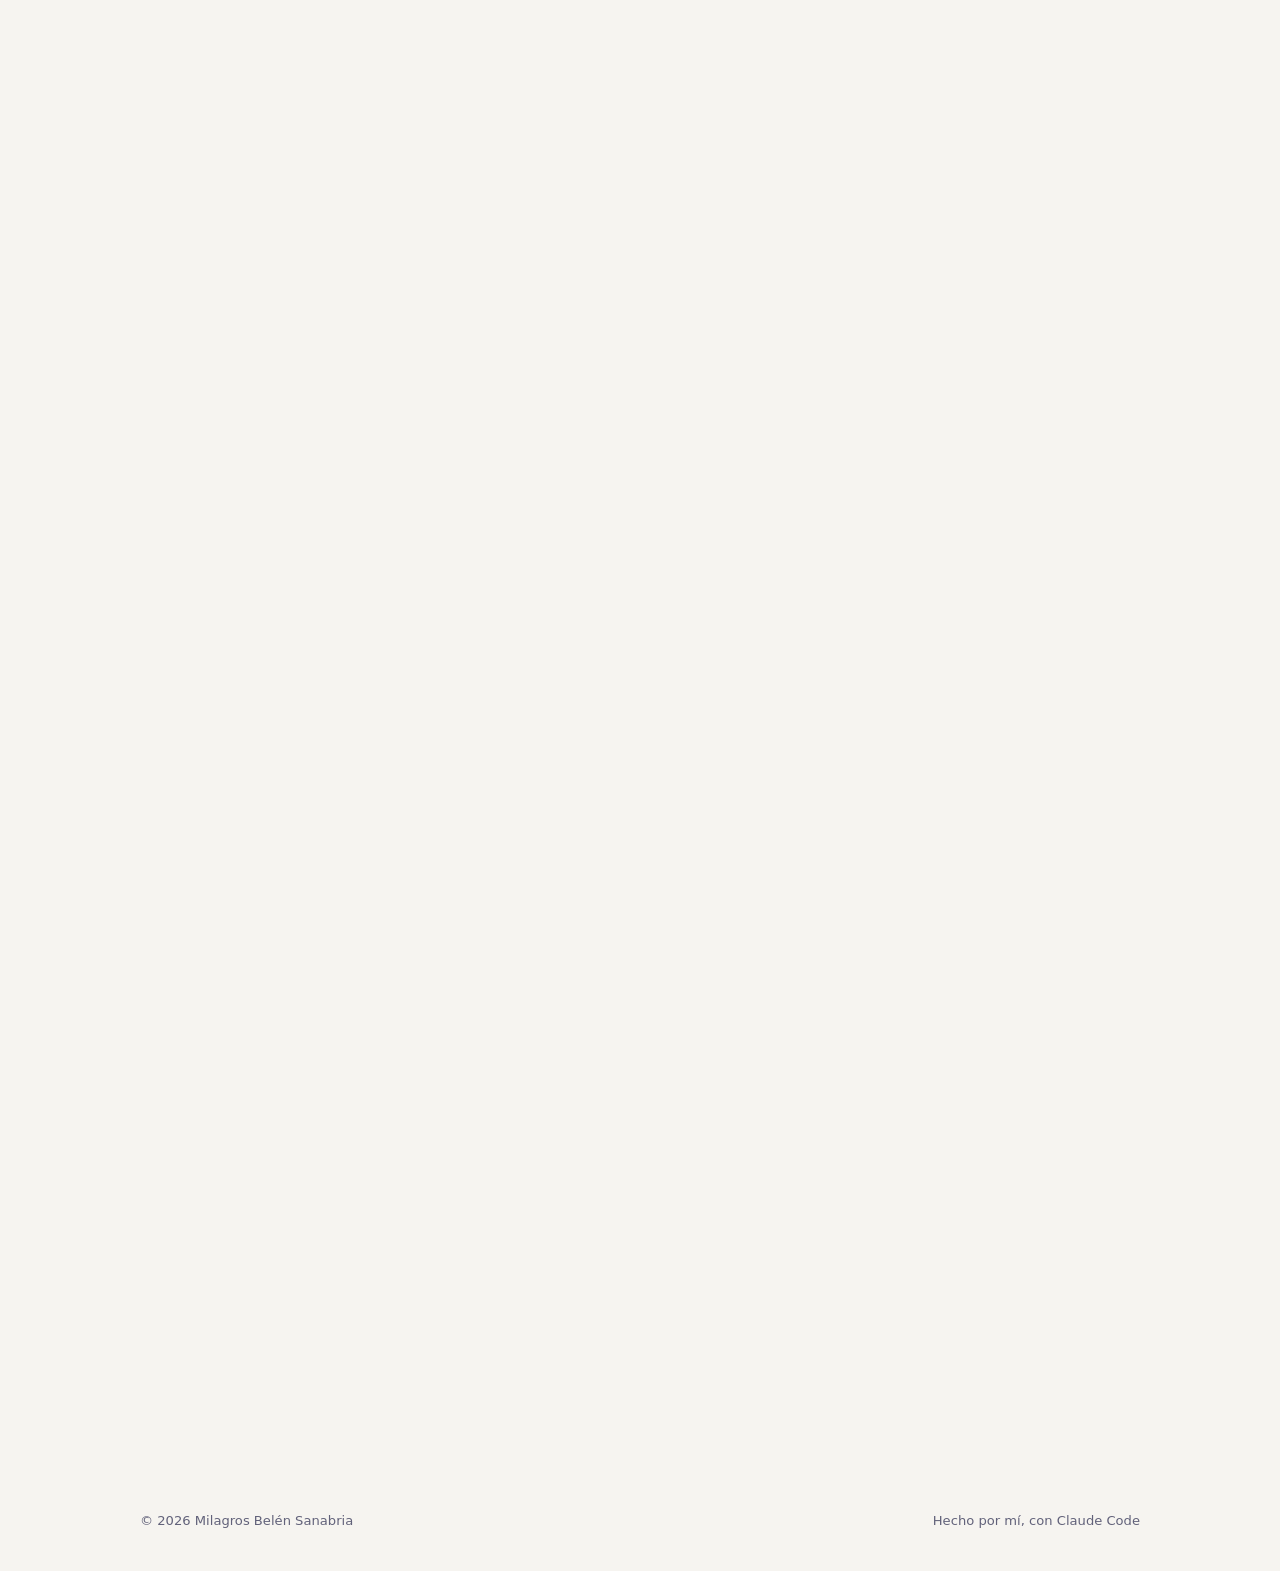
<file: v2/index.html>
<!doctype html><meta charset="utf-8"><meta http-equiv="refresh" content="0; url=../"><link rel="canonical" href="https://mila-ops-ia.github.io/"><title>Milagros Sanabria</title><a href="../">Ir al portfolio</a>
</file>
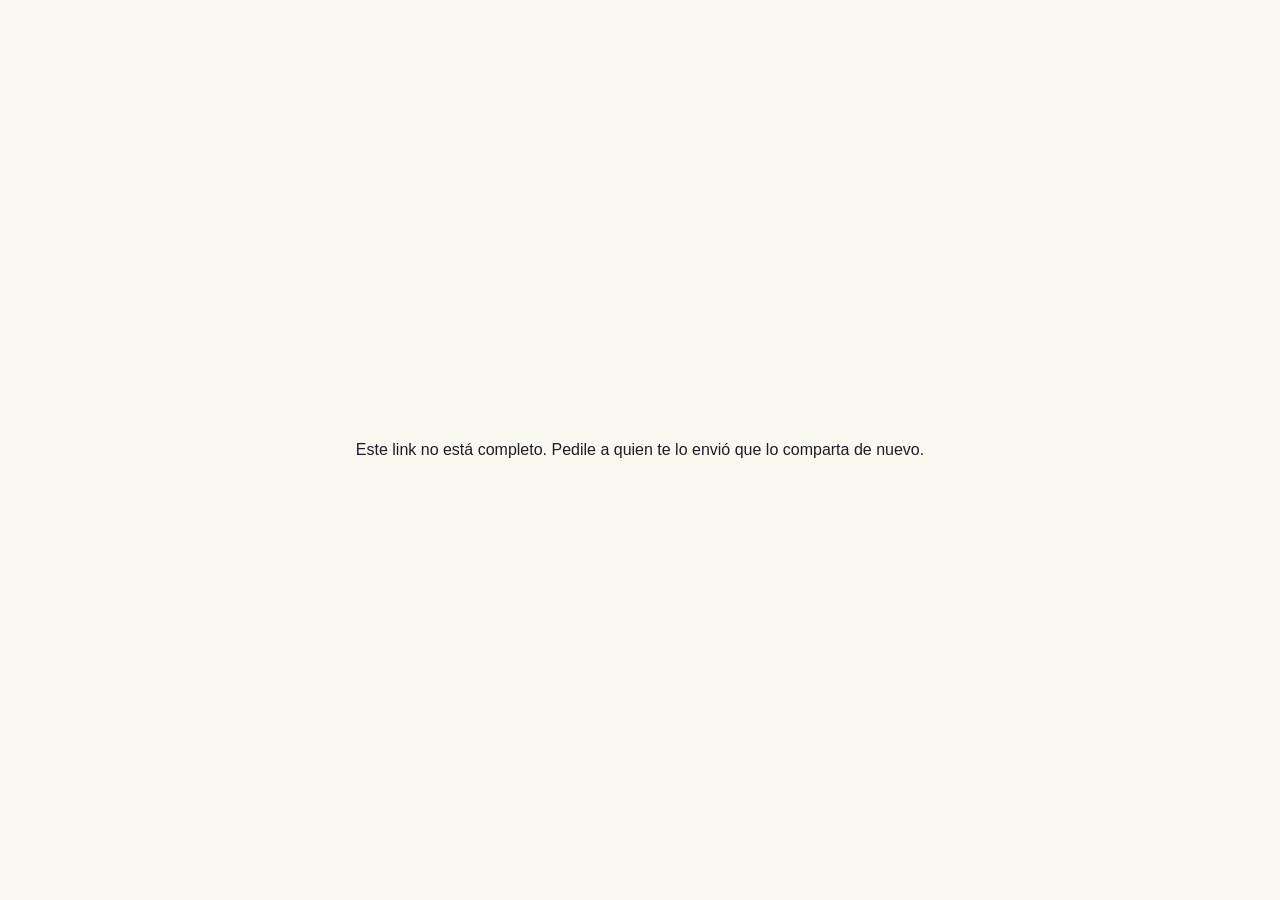
<file: p/ff2e228b0cbc833df6/index.html>
<!doctype html>
<html lang="es"><head><meta charset="utf-8">
<meta name="viewport" content="width=device-width,initial-scale=1">
<meta name="robots" content="noindex,nofollow">
<meta name="referrer" content="no-referrer">
<title>Documento privado</title>
<style>body{margin:0;min-height:100vh;display:grid;place-items:center;background:#fbf8f1;color:#1d1d27;font-family:"Helvetica Neue",Arial,sans-serif;padding:24px;box-sizing:border-box;text-align:center}</style>
</head><body><p id="m">Abriendo…</p>
<script>
(async () => {
  const d = {"i":"fJ9VjDr/RwLU5am4","c":"ggFQt5bPkI9a1oY77lelC9XNDU2Zhwsd8t869PI6Se/A4qM6j/KDeeEoF5UZlDOB2vcPjz74opavaPVsbO9XNFSF/CFFtggmUtrZQJhhuAWwfhx9ya3v0iGICy9t3cQ9tU3lKGBNnAQXvgOcKPNW5/[base64]/[base64]/8qmBSkmPKWUvTxOVi3ia+P6WkkmfxvWTSqW4z8JiUsLuUj1hL0UP8I1ZRdh1jIZxNelRNXu1053XYss2XZ9CYcXnFzdx0K4SSKeW65kfz8FTnzHTlm8gDwpiY7QoHpmrvwP3RuP4bQheptibkVm8Iv+jaNrO1BkblDSL2C/[base64]/NzyNLqnkkVtC/1BZTmqGUYyccBeCNwlxfRAgHS4s/qFSnUT32PNjfJjTJXjUhba+HwAJOeeTCRXCFnqxY/xAqwE1LU+JobFVgT7/Gocn8+gmDNBXdyYdsRvOHeT5ypMcx+xiMCDdudvfBfWtox0z0IA/bntaULDF7yaftmlDaU6NNz0kQy/SR2B73fucrZJxAq40Oqv8qwtukchuiRUWUIN/10YjOOYgYeg5RvivTfbzUWo+lAaA2j2iG957koZq6CRUTrrLfmWotQRYJOzEcgA+QYy51OC22ngKPYAzuu+yG7JPMiv7UvvG1uyns4Ea+nQzytNXQJPoC1TgrOwM6MnUIGPCdfV7llHiBSjt45jdvCmUJXqLj4X0Vje4P72454K+cp1SDxLsoM1mnEZt7SbM4bpN/cEQWgyiNBCrOCdGMvhOAWQ+2bkNMIEh5Vs+4+5ofkwZwHiXUY3rC9TJwPjo3SaBQL+LHQddkKBqQLXZ5C9TGDjMLsn2D5zvPOBjKBnDTWiOG7a7pygSdAuUvEUwAEgEIVQVqnurGgU/[base64]/65cLqHLLJZlUO0M8FRea2sJmBUo5huKhgn3co0RSuvlw9G0bEl1j3D0gj+nZdr2CEmk9pMT0JJrPLjhPbmHekGc1pAYHdM8Cugl9ioEAgL+dF37j8OawJVxJJ27/cAYVlKDo0q2Zl8n+0bzn8wRWWSrTOzuUatc3UayvfHoBFdNI4LQPE5D3PWDyECrRtkAAk2dwdG/BWCcgE356WCUpf97FW9gQAVJT6cAMb4WUoDKHsvbcTCtsqoUoC+O5rPaF4kmdFc4hKzP6fpYE0WQgkDOHteFDuvxuBq/0vPm22fjrhdIJiE+nfUytVWmsKP96W4f9KsULIe4amW0MDk+Ox9dqqqkawxnQRSzyF0EWUt37kofZVWZOW7V6Bqwm/C89RfPuVuJmZqtXJFscSqQRSE/F7dDXn749goAUVg5PDruts5dOkGiHcxWYOm1U10CTJkSYgOnImVNjHXkELZsE25PPWJRi74dlfxTgZ29iSC9/[base64]/UGQVK4lZ8PNXtD6r9GSDxF/aKGuISMX+ikQXgsf/4ZRly/GHa1LknsEn3RHVZMVjucAJ9Pn0FjNtSVNI2eBMw4rycMYP2tiq325nU/dwEUu/9LGiRIyfT+e3tnJxUmG+Eu+p6B39plQlUPaGcyWwsrXLCATSHke4JhuHA3MAoa6ui3l8OTpCzdYHapm7nXcdgGvtmMQhWl1Kh51ovuItFd1T6o7Zj20saC901cg9PmAyrGgjF1odbTC70H/DeZczw738Hir9J+OEsqTDoZoBlg1NBU9mpfCPxpOT8RWH1/ehfbsGViiWGUHycVhErrqiMGYXoy9kkiLwKY0739DjQAr4oque5zeSrfRC7G8PuhhBIXg7k6y+nd5sua/rB9EG63tdmZXWhk9KW6NJ6UajvQkp9L06G7se9VPOewp6klejuR89MJdhPd3LhjzIKRtQ7/iN84uwr57RIYf0u4lpXCgeMLxLh0Dblwp4IYuDoR3vot19n+U92X5h/fGjCUKVdRLEnFOi+Y9L1dn/Gz71wVNx+DV151RHY7vrm1+fEhjhK+1+/hiBaKdAqeN1XRXGULl4YTOLbpaWcf8yiYjuxpSq72qXjLxvOSbRf/JG+gy63TepAkmX/UXRk0mtSpJ+TqR29srTJyxZF7NUgxKX0OhZyMBTQFoRUTc2wz2ehL6fZqOy+1k/hICjv0WbKulSdbeptO6utyuHKpsx8WmsiNKKEkw6mAoCBtaSFCHUBU8EXRk7p47JJ5p01GbeSWZ/l91xumPiuN6kjmszLIzlIHygkcKByNgsADTEyex2vzSUIVLY6NJ8U6PMz0JSIKuIhV/RqpwbS4CVLqXDOmHJfYqXesGJu9NES2NGOx+4vtyJM99gpmOAM1PnamIZ+vqjmCaczChp48UC6ZvYxRDuKjZo9KBWke+4Zt93Hk1TILj6Wl/Ub6fgQbFZlYI91OIUKtbAlbsArhrqloGUwEeR9yR8CGtj3fdcSqhADZhBGn91RuTSuCezByew5sx0nFciH5XnbMnHmvpfNzBPfTJPae8rK/SAOia6mFFxha9M5B3UCpx+zDHcYu+4SppLb5BUJ30tMKw0IPrsyfj/vBUgVHg7aeOKEUX9BlV5iU6V/AYh0qVGr2A1Cwy6blRKzvUN//mIydAUJbq/[base64]/AaLiyyg+XmcffQU6va6yta+pUndpQeRxk283kuPVm3bEIwGjpmoiztioI6cinngjAz+5CGr9wp7zYaqSPgT6orLiT5O4+U9RiEiImat+JEvjbu+Xip6i+eEa/8PTrcCtnesMu7/vGi40nvDw3p65BYIL+hiIcbWHk+bfPeBKeBUdfwxqShhmQIeGb22Psl9Z/Sk7Ur0G4ZyOdzaP0trQjLxwryBHv4qM9A0Em3j4MrXp+Z96oIUHOWfwDgR+f/WArTHJ1uLBkXfAItN4AOudIfMc3yL9udPhdptdCGIL0kriZFgIslt3pZCFaOkIHXG5DkZtu6bl6Z5ovHRaCDwglsNZtC3TPxi3T24bDz5WoJPcTDERfRfdPeyKvAHxZgs/fg5R7N3dQRhNtLxo3IB9VBQXLc7zHOXSOXTc1BRmLdIXkWGGl75X7f3xuDHhRYMGFjwk8qisEr8J4eA1UcICx6jZ+C+Up9O/YRKiJMHe5xgJTZxIOYBHskiVoKBkhW4vUjUV2zrgICPBiNmB1xLkDciTyHCygJ8Zc+Nw3Gr36qxtE2o5lxDvsApP2MHhG9RSeP9W8HAjkTl7NZnt7oMVqa31rn+yKxXWJq33x0SfQ1IIkWHuLyxdaL7Zlecai7vwGVBck1jT5hXkU+LQCXqxrD+fUgKumAvlfb4v/Uhs422GRaWHVzVZomv4jmL/R4SjpXGvWKjYLrR7Aw/v0Woppk9IKe861UAl2Wwxk1g2aZng59gCRAaP6bJdxvpzbyUgyelt8CSVKVdrFaaQDYBISastdy9Drc/LsCCYT5CynB1Wvb6iPJyNcbDrseuKmG2wRgdDabjdCvSNxg7pnkfzK3dh6fjmYVulGHGeT1UCVAFD1f3oLPh8V0xi3CgxjpE/MFl42S8v5WTUpEHsZvcn1cfCRbbVVWdOO85ua0+6yw47vnF0vEH0kpKZF5jFR4rZZQPB9mHT7xs9lozjn89xiGyP6kU/lzXImG3l4TYijtmz0D8RJ+XiWacs6GLOTrZRak+IpIqt2L9WOiOMdVGq57s5yYpWmQRtRVNiCO3HfaEKH3/Qiar92ORn14HoD9kcRWoaKGlCUdUsrQERdvht0Lf7i9eSRoAU3eSeNX983KlSe51QJnelX++nvPX8nZbvmiUkXN28VIDMVQdb+klE1yU+zBTnAaNoMD4MAdowjcZ9+HWzHi/SqaW4GHELOgFtGUu5KAGrANd9tCrKqLnEHpVPVDGZAgJeSxQC3UE9N98Gb10RTwe3lCt1S03xPVGXnImEar2GEu0vc8dAjrOD7St1vN6DDeKOq9szdr4BwUIioMjCwf4ip0ABWnvhXoI/qqnhT62ZIKHNpZc7JrWLhKosGCVlNoNmvm1i0B3nNrYQ9v3dCu5EviVV/D65wIorsJeNlDL/AvzWoUm8hih30H8T4vWwE9c8a4vd553AsbesO5wq7rje+qsf2exAaF3HvI/9pAVSpYZhgonTavMhUVHLf2SHhWBDIR11bJHcOU+4IDlQykxX2ikAGVcNVjakzOkCjDr8EQqNfMD7rvs3DXW7kokBHyy+T35Zj03Hc6qzTXNTt5XX1wLfkMzjv7xBv7nDtye1x7Rh6tqAhiIF7Jiiv0R6bj/9rRLq5XF7smRsScCDWkW3dzCi+8XQUuVZ/pLYTTOXOmYq3omgK3v3iHSFvONQJlubDfD7r5RG5EaNRL3W2NE17RrsEeCl4Y6DGg4yfUlGtXMCLIggI1Apo83s4swiQSlae0khvuT8ZZP4lWHydvPJAbvuBXfn5dynN4sSb7hghp4KCqOAJub6wu9pV/1fmN4LHvl9i/H3g3Cb3+sr/nLIKJT70CE3tz0Pohfssxu7HPk4jo1lNjuaUvzKORU7tBGiIaM5Mal1lrdhygdE9Rm+WW8rNQgNC9EW0QMGJF797J3o9NK47T/QHh3jZgDuCvZpxW5AIjkh8vta6IdAzwk6KDDfzoyIxY8w5qdDwkZYHUoxqtOvuItj6mx8UfRbSkwJKz/N/DAqVeEj4K7n1VmcueQisJABUYxSSCjNo4IdOyuogDJ7WYH9/MQIipMUvgIE1NPBwKt1WjQ/4r4DHbmQspSrDHuQ3kpnEbxAjDwnhz3704/AUyfTEp9N2yr6SaWu/NlTqZjDyLMqDAJaKj9dccesp2Fx0nRCH+92B5gmXWwnXGqw1vTSK9ZRkjY4sUvMg0A93kBDSvXCP3Gr9fvwteD/2mbswNGTKqDNUqdMgi1C54JL302JT1mAt53/cDwl4AyDqDpX6b1SchXQURAwunOLqrJuEX6MISjs/z8u8uxplBjm7cpy8M3aFKjbZIpUKtxkEP5tBV+VwyNacZw5OK/IOUU2k4dG+ZJQBJgqmNWatNkBLeNOc15pRGu+LQBS4h2Lew1lc4/Uq4oCZNZmmEtv4Y6YzuCtEed9W80KA/AzczjikwDX+KmjesdNB9cZilnre8XhO9oPsBhRALqPf1OmgJ0SqZ5CafQ+YyV5SKdTWpZouTWSjygh68rOhADi8vi5ZoNCV5Cy8kZAxRGLtdQm9VPlfEu4/K1a/X7zEk8HOsBclsjE06d1CmqgE+BQtrr5lm2TwEv/gyH/NluCjeEru8pTIJKDT4OQs93Jzi803NHLY5xw9VmpG3AsM704vobt4z6vfquRXNxn+KEg9wXCpXUeu/KvgTFv0IdEtI9iMmFiKxsPvGL9Xj9LSwH+V0RQbe3HJp0mKUTcwOvYOBQQIaDS5oMEXDYhReznQJFdwEUwnsllETAQOPCxGfKeFD2aBV/WcFADiKC3P0V6FLOn5eS3xAOtiEvtaRP1/OikDHmQMekj88ChEgOxWvJO0pshnl4WoN05hSreImWHmy9bEymUkLveWGV9YvilJX0E/Jyl8JvnanHmqpUeY6JyirQW98PNKUwAsbY+CapNhIbohM8NXqzirkjayWlYuqZXmB0y74QXTvZp4io86rmQIZyMQraBPX8oim2RiyarrrIcrrlHEMguqpmUpTuE2H00uMqPpdP4j3PCW/91VLk8pyg5yU1SpgptF4m2Y5OYXRvvy9nj8y3zaLmALdJ7QaccYlxbdTW3d06XTLguPCfhV3YztI4I5aRA+1hbdOjgBniErO1Htkk01emg1pG54Y+F3QgpaAp23FvrVS9qvm45uMD6mKR9NWagCz/PvMIq9LJWoqlxdlDydAyKS61X5wYDlXn1cbg1XJQyIuShWG0utoOWB5bZIckCw9SX/TXVQ+0371FVzH+2Q/ggG40t0AqDN+G50SiLM2JsuQPTXzfA8wzVRYumqbTmTt0Uu4YtA5LpDGLs3bkM7fjTUnKsWA3OKVZNnqpKP0s1bEbIAwgcHmEQHKFtF2v9lPVrb8r8WBY19MZZSHba/E8EZ0DEQNHto5DyDtJIQhEMrWhb0jiY/L3lYmj+0pQgVtFJsMH1bq8q0yj6rgGHC4BoZcTVYs3HgC9RXnkHyPQed72IVSLzM2hqwlBNxylftixZ2ic0OThdlF7FvrJvxMCPMYcw8H7YTeXOxtPM3Dwo//[base64]/R+KlblcjEKtV+YfEFEnemOz2Q231Fr9bLTIWhNfis1iWOTpSsnIGg9Av1MRspItG0dfkmhWkaMrmPFOFC7xPBqZLCav7PcaSF7fcGrrdv4Mx9073z0t8SY7gAX+kxgXr4kHWJaA+DtiFlnqQxV8SEORVsxgyEWG0xuq+p8uvhT2WVhreA/lyVhR1+HrO1ANcnTpP3ODT9g/SpwbsXXK7/zKm2PeZxAG0i+oEwsh7dmDUsw/6PW/NwEOOs2TYrf/4kqdOG5TxtJwtTWDni2Ph7kzkNYfcIFJc24TdNInEB1rgE/oZoV9SrsnctcPpZ24N9ATXKzDz4808r1YwQgPO501utK6FXm0Vm76hJcthPZ+QedUb7QwixtIcUE5aJFH5MmiuJscxzQnLXE3Ekd9VK7MrhBKkvSqY4kFJ6f4J6kBerR5D6m2yf53vwc0LX0vyC24+8UMCHaUjA5RkjaVxITjG4DSQyL/8Dv/knspowdanwrnTJeKL0qMlCYpi+APHOf70zy+oMSgiHQL8r4kuIzy3xEtzu/ppslRZetpJakB4iqVCTs9Knl0HJ0Ld7Mj70VTnXEPzGonCraUNtUa0o8tZ7DkuGabqNq8mUZXHGM+TcpeKIj3qsqbOGrdyoMT10n353e78NTP18LDNpSU/0blTyjptyNugiQoCiRZqrGySZHTTMv8X9md5zQetEZXGVQckB1PFahm/YQ+ztPiscKqPdB/fWreY1HOpbWJp+axgQKOxH46ApbY+Co8Qg/S1ZSwAWpPXibnmvZuyPPoZpphbX+V1AJLB5TZ7T0rpznusPEDqRg3O5JQhG5l2JFi8DxqV8U3uujSoih7beJqvi9lcTReyarqUYVTaFbrrUPy/rer/yUEFEf44coDaiFs86ynyYADBHXlgh7q8YLRDxiW2eMVEYh0mCRPRFJOUNrLpxwg/uiWLh9o+VexXo/arM+XEkZQW1TdNNfZJFeMngxEQCM91elcIevWXo6VI4vArZz/Wt0FetxPnpCSjmX0ZFBXk4RG2W1g+leTPMSYD21qiE0Cp2vbCvrDayaLk04CdL6N3aObamAEl0Tu8OxsLdf4gs26sNPyA9PUZGl/Bqt8UZ/vbl+RJx6v6X286FKl05smfXMZeeOkk49Z3uSlMl0rDheCSebnZGpeeDHYksBpkyZ4QsW4qz+LVAcj+hC+8zC45q2m/60GrHeeVVO/uugrFhQj98LvmyQjjEYgnDbg8Lu+NIXCwZN+c2b8dZVS3zHS6QmJ2AYx5ByaGUii2ZgpnAY8vmpWim463FfI826yJcKpyZ59NdNo6oFLoPGo69qbaU58p1pO1VB9/kG7VVbNlBsLY87PHb2ClR+S0ixnCTw3Vs7DAOAaQ+fKrWwOU0Nr1QPpuSFinhiS6eqW8qYL3ZoxNb5UQOXowgBnV/pwz7wTII6anT8igVDe+g04KGMe1xi4oMoUDbUNmQaNpcJa4ZJVYs72kzN0rJt6epavvV7qJzkSZJMvkKYKZ0pcLrdCgAX9bFYjmm0Qp7fa6Mr0Poo+AwYr7irPJv25v/iZ/YYVZISq2SUgbJxmauHN3Yg837qqqHtd5rmEHIbyzak2hp8zJ/kj/X0P777+tQU3LCXrevSHQYQ563e78WDSnBdYC60vHK5IkgBJZ0hqCz1jJrfeAxonUzdBi1XxkkQawIbeq25v3yLzkQicPmoSMWl9bYUku2VO4QjB1Sz4qfgBR84wTFrxE14jMjG4dhD6m1puAfnoweT2etYZ+kqoLCd5U/XWEqofP3Qjy6TPNohWiS/hFXi08kwfz/KqbffqRFLbLMQOoCMV8W/1diNBX3dEa2b3c0YZoYYImLtX59ob1JzRgi7cJXMwXKnoo2ZdDRX8xowv82QoNKHxwlMi8rh6KE7cRsLVMGXOCk1xvQB0rl+TLLktEgqw7vSUqqvyah5FsJTOoD6faQqST2HEqvhmj18d4WwpxY12qQvN0JXN2S0ARdAspBCJOBS79bu0HmA+4zsHSk4/fI5z9bdfB0LxqK1t+9vpkyW7+Pkw0n2e4i089Ptnc+2WAHaKFAFr1TF1e4p6Ckf8QO8/AtNOXwWQg95s3jebmFfifNEk7AuCqAC1hUXlyFuaUbJtDjP8WLYeLTUIygyrZGRMUadJRm8yNYRaeG+Zrc3Nb+A2ahrg2bXEs3KC18kQbQkuL2xx6kWnzqSIqQJz/HoXpEEC4E1W93+vRkS0bxeUIvsX3i/RqPX7ZgVGms2z0ASUHMVIJwagOhtF8P29E32Zl4HGJF+LhyV5Z3xOD66rI2xtonPhwGS0rR0JaSFadQKXAeAWcpyOQXYoA5EAIWybPPCikB4mH2d7qWuSP5HYpMCCV4b0YLL9PY4a5vMZeIBjXtCigyj8zv+04i6FFRtWeFyQAKILEsco60rTClnr25C/VLuz70ddgfGtNI95g+bGWoSHi/RI05Z3fxyPHCiEDbjh/[base64]/lkuDu+z4IAIle864L1QJT+ZVRhlvESEzuaN2mCTF886m7wf6sS5bT31hvPU/tsu3lUiAdhUZi22k23Q650TxDMoguJ8STQb2uTDC7ElGAc9kZXgLrLwtQ6uEh6o4V8Y2RLfswlUBb3GPrHz0uYQ/LAYg9XlbdfQR1OQsjtw7KyzNG66heCl/UpcOtzSJ/BVCI7tnO0mjfSMWZddNFKSUZpTmN3pAi73W90FQ0KIm3iSgIBS2l0ZmgofuoWMCXYKEYThYF+WBfySGo17bnoYf/ExxM9LfhARB7tPxeN+8FfPjU6IvMy9ES2ComUNpE6+9wJiMk5nNN7fZ0tXW77fhl85oTPjv+HxvANIcjt22Z0Wf+PnJYJsRjC/Vwtws4VYJgDNkizMLREWMcDwO07J+q5ZyNNVjJpM72KexpY7cWV4BoDxO5RC2u+o+Q4qEm7STRnoWVQAmedKwrTXM3uHUVQQcnletufDIBqY/wu7GgnsNsjiaTng3LH350X++7PZPWBeQPV9OtE8w/Lv7aG/zTHHt8OvGIlB0iAR1V672KGqrpyXbX8YaCfRxl2ghcDM8FHgqwhpwh/JIM4XnVF+qv6H8LUfiVO+FliF7xZ6z4gDGNy3XVU7rzEYm/5Dvq+FqUMqs+OMmmopaZAZ+oww3hn43cWQU/T0WzVgaRPwLpEfd4UTG9ebnKdabSvmA5gW9L/oKUcrt+sGjm1GX4xe+fpHCqO3Kc0l1qHOac63K0qaxixt9VzPN/QT6r4ZkVfGatAUdRt5bBFb2dmNmGztI6z/awjuflGwEU/v2gLSfMfJO2TZ2+NAzPleVGpZ/zY0h7gG542UW5iJAaTCwrbJUSvoRDE3MIDqidpfENeoIm4jf7fGpwKVrJBJE1tRrOAnB+nyn0NLpEvcUB33216cGLjhHEqRE3CW+HHYcrmf42BbB3IorA6yiWOSaF5A69rD+uJc/DEPJ1vkBYOPFszVBQ62VnUbO9bb3fiyGxMoTYza83dRTSbpwm//nlB4tz9Uvk9G9LKRGGDva1dmff4/6jLG80asZkJmlVyowfsxb0/tJoLZ08RYDeN+sAX9zFANN3OZgk8mjbp5iMtcMzEhlbCljsFAWnVOod5JRSDKbn+HbRcmcHZ730iMwHYXHTGwGsbX8jqXg+1B9WfIMvF4bTuoCFL5Vgq0Ld14HquuvVZ6v4T8Q9c2JY+R/v3fwBhbi83E15N4YLk25naGGhkMPtmce8/FSIiGDvp6XnyykiGyWldln7YOo/Hm1UsR7VSoQSlJND2gyFynzd8fVA6wfxPgkf+vKqyZPqKXUT/FwRmTdR4QmRMCxFqqZXS2nfllMTX/Oq0sRMCJMdmVFPi4up1f1rsQarVjyBcNW2f5GzaqBLkvnnxDlUpGsb/KFpsmhTynjZttsJ3UwgKQDtDAfl6wprWuCuS2krpXZJfkcr4jKmg9BZk38XsT+Eoqiu/flsGqM8PxhP6W+h0Ab3lEi+YRshI9wH+caJLrXtiLw+LcB7upMc7CIffnpjDd7Vw6b8oxEfNUONSUf5VldKkSMmQ7bHcjlYc4XTbN8GpfcmZdQ8rsAUfoS7MevRM/SZHAvsnP5oF3p3Xl9niYNdrcTvTVrjAetdXYl9NF2MBU25sseHIrBWSU1+enPOMISvcyX8ESYsT1aGU38YSNgu7wSR1xqo/Z6AM/NrMpONTMYf9I0EBbIoWgV7quzI+uYdJXxQ+VN0UrnsfG3F2TTDAWNU7zPz8jpL3W9B4d7ZfLhLiI20KUs289uOVi2UQ3O0LhMdXiFovUYezb5TQgzp517AwW4ngEBguDcZgthjC2qzbQBmb8kkufKSLkzhCbz2M7VHU2WLbORTlWBusAvtu7rbeGoqUs/tpq0vvekU5uyjSOgG0eLY+7mniX/xxFF/Nru+MUqq6J1SYUcrK7/noJKsD2CAdT+DRFphkkgPpJXPVG9f6IomxsFezdax/Q3j4mvy0gZHbiKdKJb/C6LswcKDciNxSP9/Z0At4RW8VSqJwadkwfZlNGEnp6U9Kqo21GdtjP1MerdaakTPnbLZGAm61yvYgdPMoebw0oDJgEVZ/bLjKrO/mYywirPbbCwzgRVmGKZLLqQoXIbV3FKDTW/CJKyfQpnc+4HMbVox7cDRlBENI5gcwIUWO79B/[base64]/EAFRYUcchmMiw53SHym1Waht4oAL3ZG6D/syUEMJ0DkH3qxlmbxnWPA9l0FsIuPSeNB+DD39R8jhO8hog4Dkv7YMQ/7hZgnA5vPpotfDWIlE4v45NhymK37QgXojQyE8F7NmsuEJVyDlIWn5FkNnaCge9mbqW+GRKG1mHfAhEeZTQi2RXsSBU8lVHBYo5sgbYcbbIyH1nKna0IeoIs6+KQwA/4HPH+olq8kg0ZYblaHcm/2M4phk3apZZ0KKTqvVvd526QEFREwpQAw2CTyN7Yf0rY8F2S6MpnpXMOQSaoVf20TcfWxmf6fOSkbTQtEulw/V9b9m6hMwW9ECXBvWAqcw0jzPKnphAwAREQFPzpjOSNs5TgfR2dHsWUMlnw/hpAjCCyyD6KEHn7Br9vNWnCUApUbDhZV87nlKS37t16bp53NarSpTkokPILGx/P+kHKDbDlsXMs6aSBArw5LbilW4sOonB7sWTMUz1L82Ytq55hzNfdup2/E5c3dKP7/J+IF6sDwqhzZNJoafMYDZwXdRyWSLAZgWfeJaP/NeVThwkCa/XwcF2ti9KUqngJWihDrVchg8e1GV02qYAu3FgcxwE4/[base64]/9J/54py3H+UTPbgRAbpZjH7W1YPFOYSXk2PEhWJfwpZ1aTQwj9JiTfwxxyNVLdWNptyGbjEDkKBavp7Z1LyFEGSemC5PC97QoAIbefdASEH1eq0JbAJhe8sjw4b2hQdI0A2XimPvK9757/rBR7+VIl08SWMB2ll0E0+/aCwAMQgub5XWv2tdL/jjZs5+pikawICm8EwQ0J5z7ffTL+1fNIOqlccceT3sA31iOE8SY2KioYJ5LNaslHAR7W3OH+u8LPqpYDJwgt/Kbm5LnqLNMdynkc2/dS/QfPuHlpfV3nrHGhlPYeE4jZKrq9jjA/5M6m6mWW0uVu5+/dBCKAPLRh6FhVrgAiEd6Hv+k9mfTDBJ/38yQUEZI0sxiHRNXXszCY1D3EygnwvCwcoKwTVItwsk5SD0lVBmJq1tDzalPDk4o8vB+hFSoQXek7ErBFc29f+3ncIefzR7VX+kJ+Yrn4PC50mFVX5IsQl+8qfWF8+8xyR1ZiCojSE5THnjHXaQXB91GzHr/7CZsNluTmyZocDqjHh+8dSTRkiDK5dedpk7OJbwVefaiRY5sxAR6OE31QclVky8ZTwKrvLt0Hm2mEyc0mMNmDDtMqMNUsez5DCzP3oYn5Vg5EXuG95Fdgu45r3ujmiSFSAAKRIlZmEAP35Ri0iuby06bPEQ79NCcTU+g2yJnDLUMwOUfEYzTG/zJuj/POXb0ixuBSvcCW8trlGv1WY9t3wvxpljtHkLaAC5mu221layvQ13gjENjvDrASLVH7+FpJI/FZQ04kEtENb7WdVte6XwXsFHdyOv4yTw3AwEN2xDvrqt7VD+u4sI4iM+U9idtyvfTxxpZqOT4x86hiKX2m8GaxP+braOGO7a/7rsDTizrhmcKt/oM+tB7isSgzybn1sG4yh7R1vE/OrZh7GfGyaKZm8OFa5nn6JXsCfjKDwt308NODGUEOPziYPI/98K/H5qWQWUJbngs3bwInBWLsClGm4k0pgtAbM6204imwXOj1VJazqE3jpTVj6qXYQzKU8mEcGHd+VK7WFoLxxLBmU+oe/IMt+01QF8HXapG8iiNWNgMAWEHeUGTnckp+WpxilUeNC2+I/oZ8/NtlpwOulE+OncMcX7cWNQkdT85WC9GHCGlhZmBnyq59MXo47NfOW1UJDJkieuinsVhxRuZuEXJlkxnxgmOeV3nBn3mEBao9VVS1Sj7SHhoUCGB4rOHSRaOEP+C7jKTcJNphlvlaR9XaXI8B2BvGEfBmqpQ0SXnuCl4CYe4Jc+RO5UVm2sfFclu3OQTrlPbCRlOa/E85eibctIOCHZZgXeNQXzIKvia4p73WA2y+0xb72KImWdI2eKtjYZkernxyCxSK4fbTTtPdSO9LhXJTbBhpiTrpgW4+5NbMVa6/HGGyrcylt1bB/SLzuFwbG+s0OkOvtQoWK3afR2RenVb4MsJnCgkbkdvrQMKRnLIpSkIjSVDsSn0e/[base64]/h0YZeuj4K2schxiAl2tbqF7mu+bzoiJouLjq9Ha4M/ZF1ttNcZ06cajZcCP+ELmPeyOVeLB+bSNTGAI0icp4OIvQcKI+/lXnXKeilMAhUqhbqrhdTR8/KVTRPAcUKXbHZ12vc8sSSoGGKdsI3W6KM5pKYxedfPODnxbATHFDFxGbr6FeAguzF4EnHzz8Q2+bm5zpNR9unllHKmGHTyj+nlewrjYTENzPZ+IFHFf4MCR3etdiQpUbZrYBGE5jXpZ+scjacFjbdru3PoR/EG4C5zteY0XPsDtTo0AKGyNdyBBh+wIMFOpraPHhW/YEzsop3TxEeXUS9e2FTILquOjq3ChN7+uFnpwACXiyhdLoNHrSmc0A5XBdnCf9JwWsCaNf9jh6U031vhrhq8WVG7vlQoGt98LVMuDjX6t7b7P/AIHXF+fv9Kr3jPhL57866G/Tcx2RI3Bo30E1JbS7BUxCE/5Hl92QMYgTSWlwWp7x9dwCeXMJH2EtKqppPQ8RrSgpnbLrGTYdPKKXcIYckmdmvYXVD8RkEzZVdQIFvePVfIMMszr3TNhPbPOkYr9IKBh8cNvFClc/gRdbX6v0fSZqS0+KplO/knzSugfW1yt3CLdYAAU8ZwGXlXvQ2jfIjGD5zyLOTJqq5fclMO0Hcn1PzntdFMqN9epfIiNCNc9Ye/JHAdNBAVOn085D5Ut7IJNYqJgxf+DEVWEWaUwmqbomdQZnLq24M9NaVC6fVwkPpSVgn/V5LE47pcKyAz1tmDr2Yp1GgoDaxJOdgfwlKm4gqnMwqU+g1Vkyq5sAsKtpibiVCyFjEVHtcNGFj8VVe2WNpqsRM52S3Mj+OpO7dONRfH0Nu5pL2aVgt/nCqNwOxy9mefvXEJ9ptL8MB0d2bTyHRoGWiIZuI3bDqFUceXspzSliSULBs5TiZghuT+/XF86pdRth4iidKmizyNTd9DOdi0KCRnMmpirbo6/7od8ZzgOpDK4/DsPOQW1isnfniiBG3bMrUn/NWXJ8GMtsT5U9JXhdrZnjbvh2hwyA6gFAN4wdEdmiNqsm2CCqBKwal/UDECJqbpDR3ImOHqX1QPKUANjxYILIJ5S77gFxomDhm8VW/RLf0KUB1z5lEHPhD/XK51+TLg+Nv2nMPSpyPzNZAB3GV1C6bKA2qz2Zd3ckcTKQxxPviKY5u6FiutPhnqd+GfXiN3ijzrADSA0z2SggKtthFGy9P/hVnWkQALpx3YxK4tyee0L5ZZfCGK801UOBCMkvrv13INqe+fVQNDM+Ak2S/On8Cn26cG78GgSDjNWPe1mf/64N3sTLw+XYgzlmt41dtBpa3efdt1fFykgcoldM1q80qyRM9DuxLJeFn4w/mlssJ5tYccnpKzuOw2GjBfy8IKORTFdQHVD3B68KyrqPY6LBHhT9gjXCYKEbe7n5qbT/bdAqt9wmjvn1evOXBQIrCSmfkVrZt41CF/LyEtcUQVfZl06uzpNvXCwitQ/EiJtKLBtMRP7TPWrTF0PwFIzVVTsfrUD0JQ4sfOFXZSlLZXTCMlLWr3k/He7bgqVAyAjQUj54YVc/+Qnzz972o1gsLes/Lhr54hSXCIUujvu1+H01WhnkEuSgMUahjHn20U9/klyW66uXRGmfmEHkOUOmYFP5JCxHQaczBOwg21LzD3qbPSrDsQWkCLKo7qc+7GZdgsxCxDRGTrkJfd1qSNw3yoGnULhjFI3eRdHpJSaQSAvypxc7mG78qi3CeuublBheGDq8mQp2bGyb/7Ql/eVKcMURTYiXCCvRr0BkFLvQ5VWHqBspmnCfG18p2j+WFxDUJpDN4Da8m7uEtEEM1nPxXZJL319y5KrSlX4Gq0JcsgQkc2ExilOTvpykes4vpKiuvd8RJZ4eRhI2SOh6uV4lMZw/Ow7YX5vx42qVzkhGtBV8fIJDZ2FGpNgElBbXmPN6wW1bYyN98Df1zYJQ9FvO3NU4Y8ZrusP2dh7ShVk44Xu8BxAO2mQXudzueM+ruCPofgjXLVsO989LmxWZPf6T43QGXzE/xo0/1vNcjD3KDeBkPpkF1KWH0TyybcRrQMEgN07kapeYz/kj6ZOc0Oj0WtOdT0/RxEawVEPjoCwDnrQsJsrtGu1xanEVgQVN7TXQzbIm2hBVyu7wvRYgqj8BLlHZCBrj9t0t4wZl/hhX4OMreMzqPkE32+JYRm0tF42zahIcW7N9vejBtZI5QhmsaLDb72k/x6j3IaEwBOiHe2pRKPQlp4ebt9IKiaPu6R0wqKSAhKBIecgzHSJmX+Kpj2/QgcQc42cITFkJQuINJYSI0DHMR7TiEKvxjt7Ic8Xh6/3dqIaqjgGMzTSEeFQeoqzx1ntfoa07jQYlBnLEFv81gIimT7Ly9O8vlnj7mS5F+8lAFueuKjyTblA8wQ698c30+N4dKBovFDc4I+b7hO4LHnj9vg3VEKid35dAHZwt7SvAPYG4tidVC/5XSJcbddVGmSwrA06y2BUcBrtwEy+n0LhyO6Omyr9zJ9r0bsuow9WB2/ViyUHr1ebx26CZOJoZcx10OI6JZ29Pn7a5ozmA1oAFBhoPqlbBiEhn+DpHvNqhF5CQB1VcgfNxC9Jnce0ehBPl5+1/gJq39iZDU8qI3VZhfW+lBcGgWrVdr78r0aqXo6JIffhybaZpCYoJeBe4Z1cz6RhWEOusFCeRqboY8p6RSxGe1jIVkRK5kIgJ0yPoB6G54P2pOtjCOrzgEnr9iC5Ej+atiMnCWkxsTOl2/vERdHvXpmoODZogbkRIK49AIpRxkyGAAnMCSOwlta3TJ2c4ahtDu25m57LWV+7ks4sCLFzC9rQbssr4+RrMSa95gdAiFKLrYvEYW0qcqBPyBIch8qYecnabjXHaAhh7BbfCF+Hok02FkjBOXDu2qEJqhxUmO447bXAW9W5ML+b/WDrBmxElnRJGVqhOIwkoW4tblOCdHNRy2xBrHTI1mcbz+UNQHEaojfZ66fK8B55NRSIgsE3bYh1T1HH8SsdMjf54MzzkuvUfZ+h1n2haz0SdFv6eSdSZ9h5TSra/[base64]/aCpl7lXJ2057u4xSpqBI03Vx/zcftIu+2WT12hbPEl8fnyTk5v9rYGfNGW6HPV66637FeEl2ubE2SOchmEp/jszQrhKZzQgflefgZ/r+waZ4t8ibT37MXjI8OlcM/Jk7DeolBh84LkGZDj2tVykl1CswErz1FoymJV658Lma4ad6kKLvZukMGk47fpZCOLC0wlyDnISWrAKJxQT33QgPMWktHhEukeI73IWAvY+YJRgPO0d3OiNosdc1FC9NbF/KQRqkznTmymwMy89cpPbzPm67PbxAOBBcZH5AUB7F3fLcuY2KP4hlRasF/vJ3oQv8VszdRlpBg76e3PpTIaknJaJcprAfr2A6u5DBO/aAymgikYFMC0diazEe23r3dU9R24B/YYt0/8Brq9QBRrKbwhXEQYGaFlFtM7Iuu7ivmiLwbsCLWMPaHIIw2DAHF+ecw9/iKp/TJiGgxtTBng+wTFOfOfXaWWduEy01sTFxc+c1dROxJdRfabBDt6/4//Moj0UKwAEZJBQlqtMO/7KEgUvuUTA//ShAr5RHdzc5ANUvJGhiFpnW1ICIiOEjXWaUgTKWqL+1iIfHt6DYpDbFeHvk2lkO1JdanoTMUS+9PjCvWPICe0jDt9Y/8BruAYrYDJ5UdP5EyySOzF9c5gyw7b3jMEwpj3Sd/L7XOr/RsBcXKpAE5fD6sSIHB4o6lmus22jyZXl7tgp1/S0rVzgBX3MJimwspGMo8EXYHN1tulrelr+SQmSZfAm1yFEgsPZY+w79aLItcTvN2gJ05Dt3gzge+JB2Awe8jTe9KZFzQwuCeIVg6tYmfHEiPEdmBSjFeGTv0uj/NsOJmpWIgl0UWTno0Xpr9QSevbYyubyJLvwYJBl6iLr0K+oKYSfiBqXWwMAMr+Zx899UacJYPybI3c4Jgbq5F2de7zD2WoYHnfTW6pTjkM5LN4VSWV0Hx6NEWZQWrzm7Ra0FCfetPOwoekR/PHsIPWmtFarv46dKSCoo5J8CbMII3NALz2ALwnOJBuItdOpKUQM4Q9+l44G/ECZO6t1VfKzlLPGOYmD2ANY2+wAJEIsqT9Dq6k3+CflSzB4dtClSgFWPW5fj4IyyYTqlYjn/4rTho0yG8VBi5QixPlWBobJktTTEWVWhCcintepXMsDYDJ6ng7f0Lsfso2IIYLnQg3MBQjEuxOj0esLhxBKVYvadr3eBLcjzqrNL3mAa2Nz2zHpUHAd5j8z6R6RSVl3ERIi00p7s8nZIVfp7euBFGxo1K9dVLPTV6csMaAJ2MfmdEHW4uCU6nPPDyVG+DSV/Bx5ROoNazCtIUSVMOigFyXs4qFYFiFrmILscAY2HTWFFX0BypCPZaqvezqgffYpDPNBPy1o+x/RxcHI0in9DyP8E2YvXz6SaiDwCfrbqLfokBCbvuNoHM2AmM7VmagWrEX+uOd+1nyW2AA7IcX7+gZ+tiDqeAbIVxzUx51n1roi1gj7yLzFTCxWA0OK0c2msi08uH6RpLuBoeIicPnSP+GSgMOhUJKxUUquI/v2ICfyECJ0YlR5Xb7gxS9shXd8wZPu1nGDjs/cWl9yhuy5QsXnBs+LAqcz3Rsh+Jogeod2lQuwcuTI13aUy95PA="};
  const b = s => Uint8Array.from(atob(s), x => x.charCodeAt(0));
  try {
    const h = location.hash.slice(1).replace(/-/g, "+").replace(/_/g, "/");
    const k = await crypto.subtle.importKey("raw", b(h + "=".repeat((4 - h.length % 4) % 4)), "AES-GCM", false, ["decrypt"]);
    const t = new TextDecoder().decode(await crypto.subtle.decrypt({ name: "AES-GCM", iv: b(d.i) }, k, b(d.c)));
    const p = new DOMParser().parseFromString(t, "text/html");
    document.replaceChild(document.adoptNode(p.documentElement), document.documentElement);
  } catch (e) {
    document.getElementById("m").textContent = "Este link no está completo. Pedile a quien te lo envió que lo comparta de nuevo.";
  }
})();
</script></body></html>
</file>
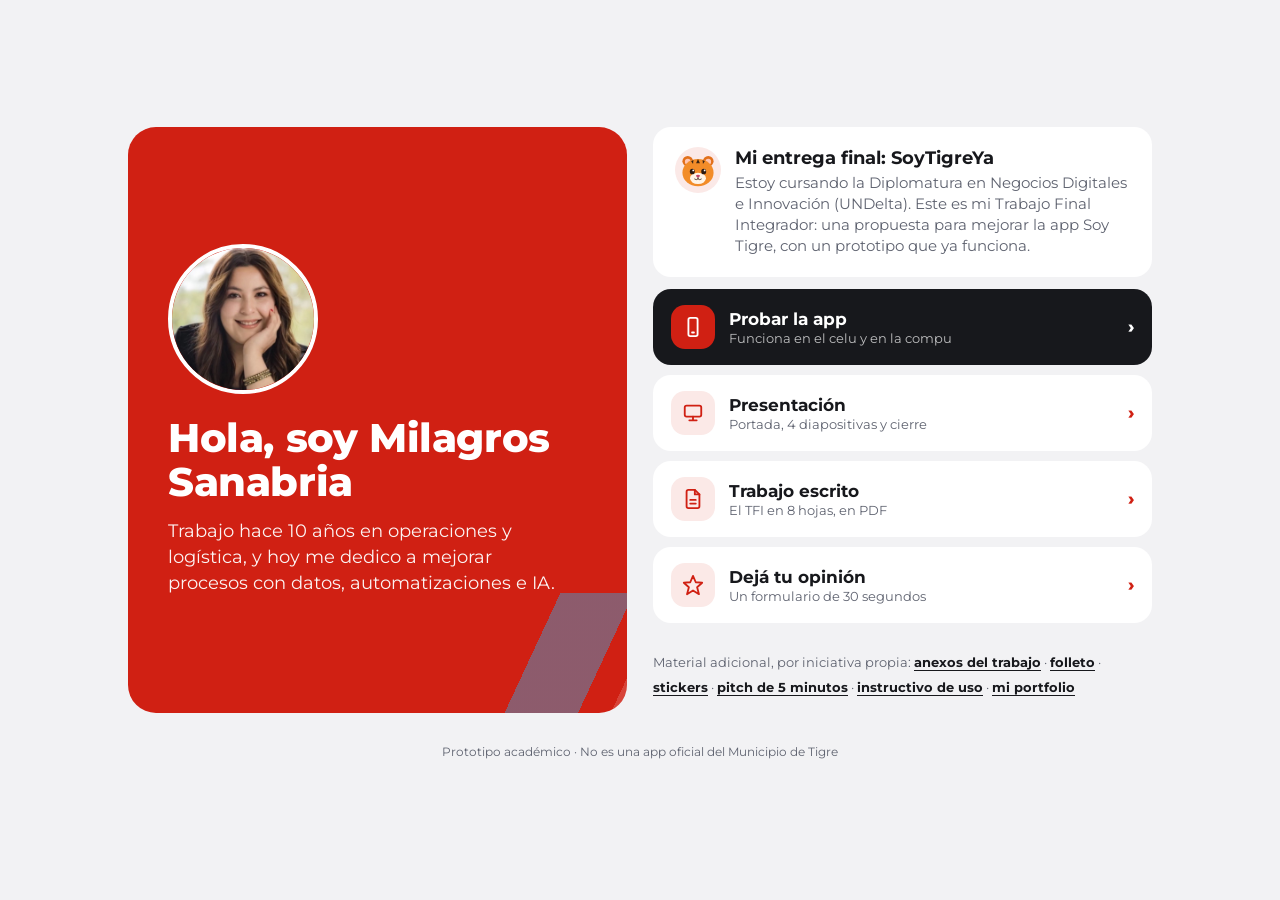
<file: soytigreya/enlaces.html>
<!doctype html>
<html lang="es">
<head>
<meta charset="utf-8">
<meta name="viewport" content="width=device-width, initial-scale=1">
<meta name="robots" content="noindex">
<title>Milagros Sanabria · SoyTigreYa</title>
<link href="https://fonts.googleapis.com/css2?family=Montserrat:wght@500;600;700;800&display=swap" rel="stylesheet">
<style>
:root { --rojo: #D02013; --tinta: #17181C; --muted: #5F6370; --fondo: #F2F2F4; }
* { box-sizing: border-box; }
html, body { margin: 0; }
body { font-family: 'Montserrat', Arial, sans-serif; background: var(--fondo); color: var(--tinta); -webkit-print-color-adjust: exact; print-color-adjust: exact; }
a { color: inherit; text-decoration: none; }
.hoja { max-width: 560px; margin: 0 auto; padding: 0 0 32px; }
.cab { background: var(--rojo); color: #fff; border-radius: 0 0 28px 28px; padding: 30px 26px 30px; position: relative; overflow: hidden; text-align: center; }
.cab::after { content: ''; position: absolute; right: -90px; bottom: -70px; width: 320px; height: 190px; background: linear-gradient(115deg, transparent 40%, rgba(59,163,217,.45) 40%, rgba(59,163,217,.45) 58%, transparent 58%, transparent 66%, rgba(255,255,255,.16) 66%, rgba(255,255,255,.16) 80%, transparent 80%); }
.cab > * { position: relative; z-index: 1; }
.foto { width: 112px; height: 112px; border-radius: 50%; object-fit: cover; border: 4px solid #fff; margin: 0 auto 12px; display: block; }
.entrega { display: flex; gap: 14px; align-items: flex-start; background: #fff; border-radius: 18px; padding: 16px 18px; margin: 16px 18px 0; }
.entrega .tig { width: 46px; height: 46px; flex: none; border-radius: 50%; background: #FBE9E7; padding: 4px; display: block; }
.entrega .tigri { width: 100%; height: 100%; display: block; }
.entrega b { font-size: 16px; }
.entrega p { margin: 4px 0 0; font-size: 13.5px; color: var(--muted); line-height: 1.45; }
.cab h1 { margin: 0; font-size: 25px; font-weight: 800; letter-spacing: -.01em; }
.cab h1 span { font-weight: 500; opacity: .85; }
.cab p { margin: 8px auto 0; font-size: 15px; opacity: .95; max-width: 340px; line-height: 1.4; }
.lista { display: flex; flex-direction: column; gap: 10px; padding: 12px 18px 0; }
.enl { display: flex; align-items: center; gap: 14px; background: #fff; border-radius: 18px; padding: 16px 18px; transition: transform .12s; }
.enl:active { transform: scale(.985); }
.enl.prin { background: var(--tinta); color: #fff; }
.ico { width: 44px; height: 44px; flex: none; border-radius: 14px; background: #FBE9E7; color: var(--rojo); display: grid; place-items: center; }
.ico svg { width: 22px; height: 22px; fill: none; stroke: currentColor; stroke-width: 2; stroke-linecap: round; stroke-linejoin: round; }
.prin .ico { background: var(--rojo); color: #fff; }
.txt { flex: 1; min-width: 0; display: flex; flex-direction: column; gap: 1px; }
.txt b { font-size: 17px; }
.txt small { font-size: 13px; color: var(--muted); }
.prin .txt small { color: rgba(255,255,255,.72); }
.flecha { font-weight: 800; color: var(--rojo); font-size: 18px; }
.prin .flecha { color: #fff; }
.mas { text-align: center; font-size: 13px; color: var(--muted); padding: 18px 18px 0; line-height: 1.9; }
.mas a { color: var(--tinta); font-weight: 700; text-decoration: underline; text-underline-offset: 3px; }
.pie { text-align: center; font-size: 12px; color: var(--muted); padding: 16px 18px 0; line-height: 1.5; }
@media screen and (min-width: 900px) {
  body { min-height: 100vh; display: flex; align-items: center; justify-content: center; }
  .hoja { max-width: 1080px; width: 100%; padding: 28px; display: grid; grid-template-columns: 1fr 1fr; gap: 0 26px; align-items: stretch; }
  .cab { grid-column: 1; grid-row: 1 / span 3; border-radius: 28px; display: flex; flex-direction: column; justify-content: center; padding: 48px 40px; text-align: left; }
  .cab .foto { width: 150px; height: 150px; margin: 0 0 22px; }
  .cab h1 { font-size: 40px; line-height: 1.1; }
  .cab p { margin: 14px 0 0; font-size: 18px; max-width: 400px; line-height: 1.45; }
  .entrega { grid-column: 2; margin: 0; padding: 20px 22px; }
  .entrega b { font-size: 18px; }
  .entrega p { font-size: 14.5px; }
  .lista { grid-column: 2; padding: 12px 0 0; }
  .mas { grid-column: 2; padding: 14px 0 0; text-align: left; }
  .pie { grid-column: 1 / -1; padding-top: 18px; }
}
@page { size: A4; margin: 0; }
@media print { .hoja { max-width: 150mm; padding-top: 14mm; } .cab { border-radius: 28px; } }
</style>
</head>
<body>
<div class="hoja">
  <header class="cab">
    <img class="foto" src="img/mila.jpg" alt="Milagros Sanabria">
    <h1>Hola, soy Milagros Sanabria</h1>
    <p>Trabajo hace 10 años en operaciones y logística, y hoy me dedico a mejorar procesos con datos, automatizaciones e IA.</p>
  </header>

  <section class="entrega">
    <span class="tig"><svg class="tigri" viewBox="0 0 100 100" aria-hidden="true"><circle cx="23" cy="27" r="14" fill="#E2701A"/><circle cx="77" cy="27" r="14" fill="#E2701A"/><circle cx="23" cy="28" r="7.5" fill="#FFC6B3"/><circle cx="77" cy="28" r="7.5" fill="#FFC6B3"/><ellipse cx="50" cy="57" rx="41" ry="36" fill="#F28C28"/><path d="M50 21 l-5 11 h10z M38 24 l-1 10 l-5 -7z M62 24 l1 10 l5 -7z" fill="#3A2414"/><ellipse cx="50" cy="72" rx="21" ry="15" fill="#FFF4E6"/><ellipse cx="35" cy="54" rx="6.5" ry="7.5" fill="#2B1A10"/><ellipse cx="65" cy="54" rx="6.5" ry="7.5" fill="#2B1A10"/><circle cx="37.5" cy="51" r="2.4" fill="#fff"/><circle cx="67.5" cy="51" r="2.4" fill="#fff"/><path d="M44.5 64.5 q5.5 -3.5 11 0 q-1.5 5 -5.5 6 q-4 -1 -5.5 -6z" fill="#C2456A"/><path d="M50 70.5 v3 M50 73.5 q-5 4.5 -9 0.5 M50 73.5 q5 4.5 9 0.5" stroke="#3A2414" stroke-width="2" fill="none" stroke-linecap="round"/></svg></span>
    <div><b>Mi entrega final: SoyTigreYa</b><p>Estoy cursando la Diplomatura en Negocios Digitales e Innovación (UNDelta). Este es mi Trabajo Final Integrador: una propuesta para mejorar la app Soy Tigre, con un prototipo que ya funciona.</p></div>
  </section>

  <main class="lista">
    <a class="enl prin" href="https://mila-ops-ia.github.io/soytigreya/"><span class="ico"><svg viewBox="0 0 24 24"><rect x="7" y="2" width="10" height="20" rx="2"/><path d="M11 18h2"/></svg></span><span class="txt"><b>Probar la app</b><small>Funciona en el celu y en la compu</small></span><span class="flecha">›</span></a>
    <a class="enl" href="https://mila-ops-ia.github.io/soytigreya/presentacion/"><span class="ico"><svg viewBox="0 0 24 24"><rect x="3" y="4" width="18" height="12" rx="2"/><path d="M12 16v4M8 20h8"/></svg></span><span class="txt"><b>Presentación</b><small>Portada, 4 diapositivas y cierre</small></span><span class="flecha">›</span></a>
    <a class="enl" href="https://mila-ops-ia.github.io/soytigreya/documentos/Trabajo%20Final%20Integrador%20-%20SoyTigreYa.pdf"><span class="ico"><svg viewBox="0 0 24 24"><path d="M14 2H7a2 2 0 0 0-2 2v16a2 2 0 0 0 2 2h10a2 2 0 0 0 2-2V7z"/><path d="M14 2v5h5M9 13h6M9 17h6"/></svg></span><span class="txt"><b>Trabajo escrito</b><small>El TFI en 8 hojas, en PDF</small></span><span class="flecha">›</span></a>
    <a class="enl" href="https://docs.google.com/forms/d/e/1FAIpQLSdKRXBPEiUi4mCrS9Q42NO-v4DuR-QqupuJ9cMIeXA5iHMqNg/viewform"><span class="ico"><svg viewBox="0 0 24 24"><polygon points="12 2 15 9 22 9.5 16.5 14.5 18.5 22 12 18 5.5 22 7.5 14.5 2 9.5 9 9 12 2"/></svg></span><span class="txt"><b>Dejá tu opinión</b><small>Un formulario de 30 segundos</small></span><span class="flecha">›</span></a>
  </main>

  <p class="mas">Material adicional, por iniciativa propia: <a href="https://mila-ops-ia.github.io/soytigreya/documentos/Anexos%20-%20SoyTigreYa.pdf">anexos del trabajo</a> · <a href="https://mila-ops-ia.github.io/soytigreya/documentos/Folleto%20-%20SoyTigreYa.pdf">folleto</a> · <a href="https://mila-ops-ia.github.io/soytigreya/documentos/Stickers%20-%20SoyTigreYa.pdf">stickers</a> · <a href="https://mila-ops-ia.github.io/soytigreya/documentos/Speech%20-%20SoyTigreYa.pdf">pitch de 5 minutos</a> · <a href="https://mila-ops-ia.github.io/soytigreya/documentos/Instructivos%20de%20uso%20-%20SoyTigreYa.pdf">instructivo de uso</a> · <a href="https://mila-ops-ia.github.io/">mi portfolio</a></p>
  <p class="pie">Prototipo académico · No es una app oficial del Municipio de Tigre</p>
</div>
</body>
</html>
</file>
